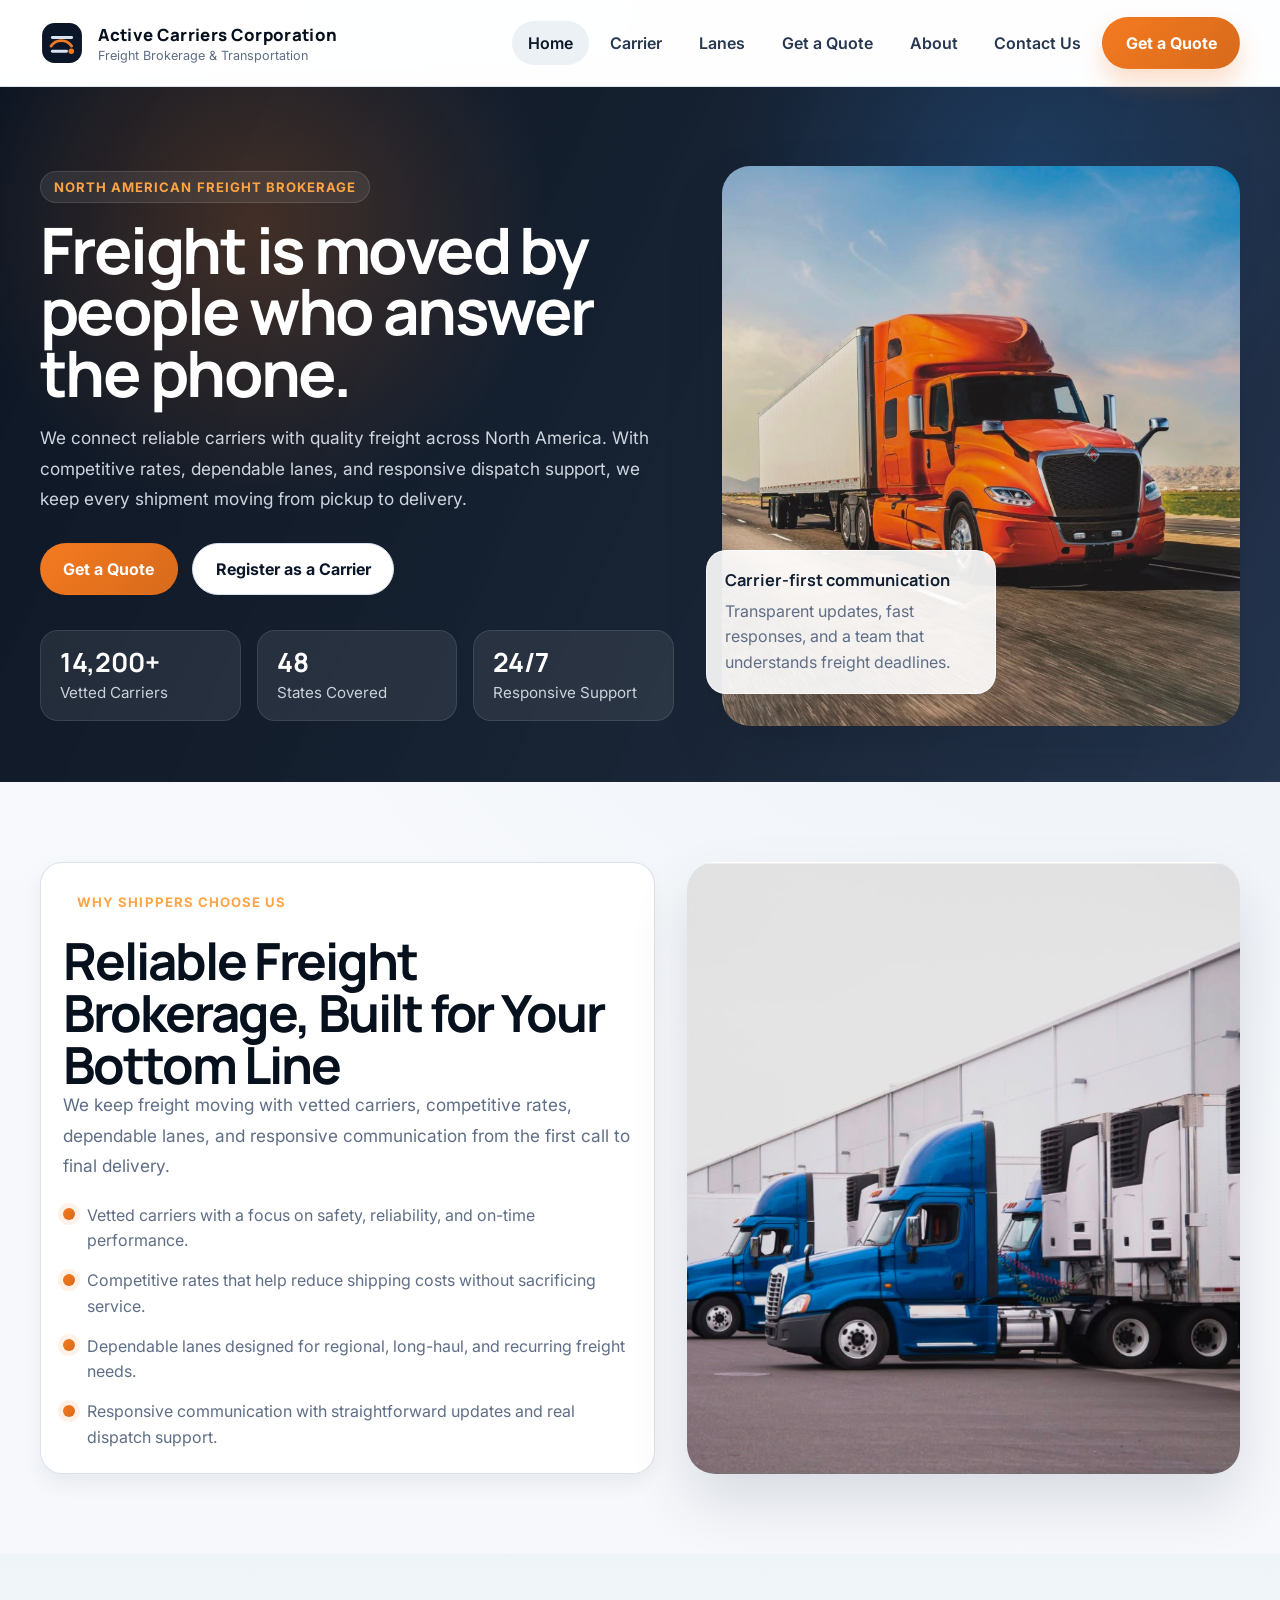
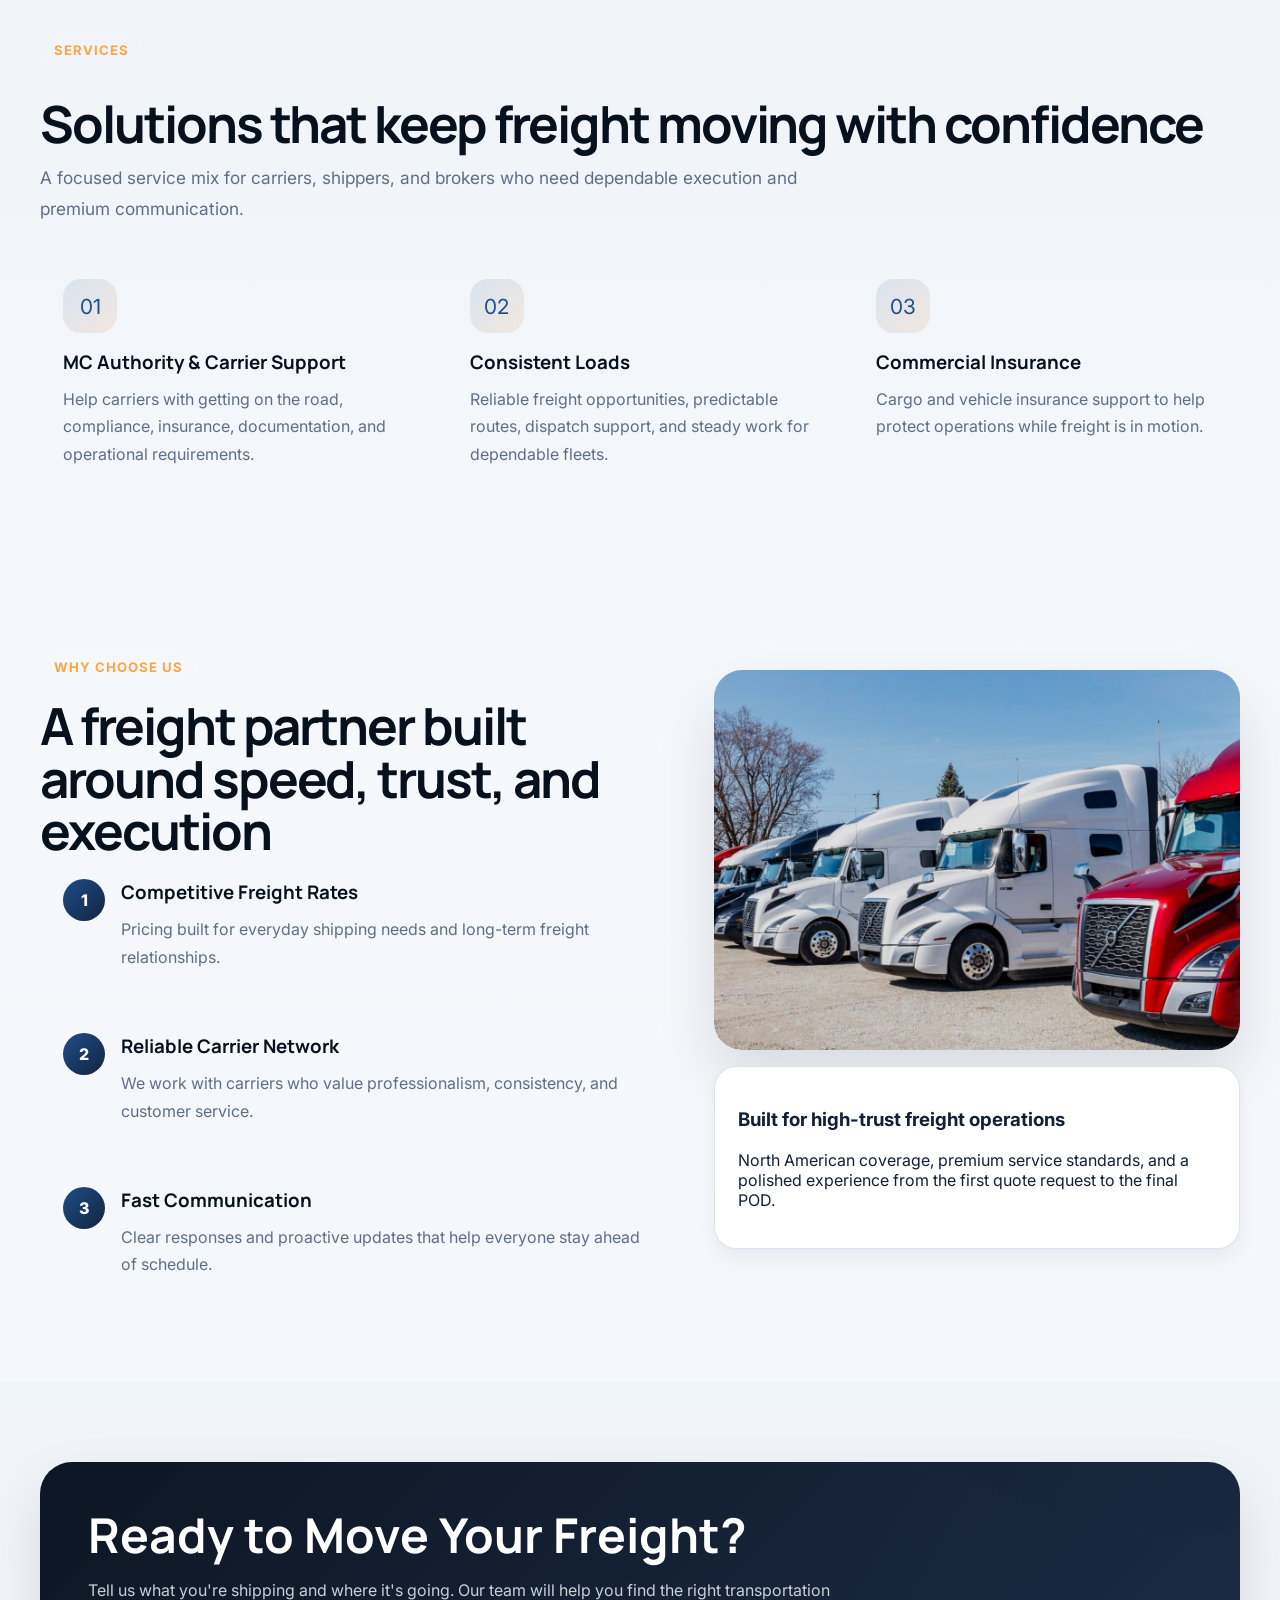
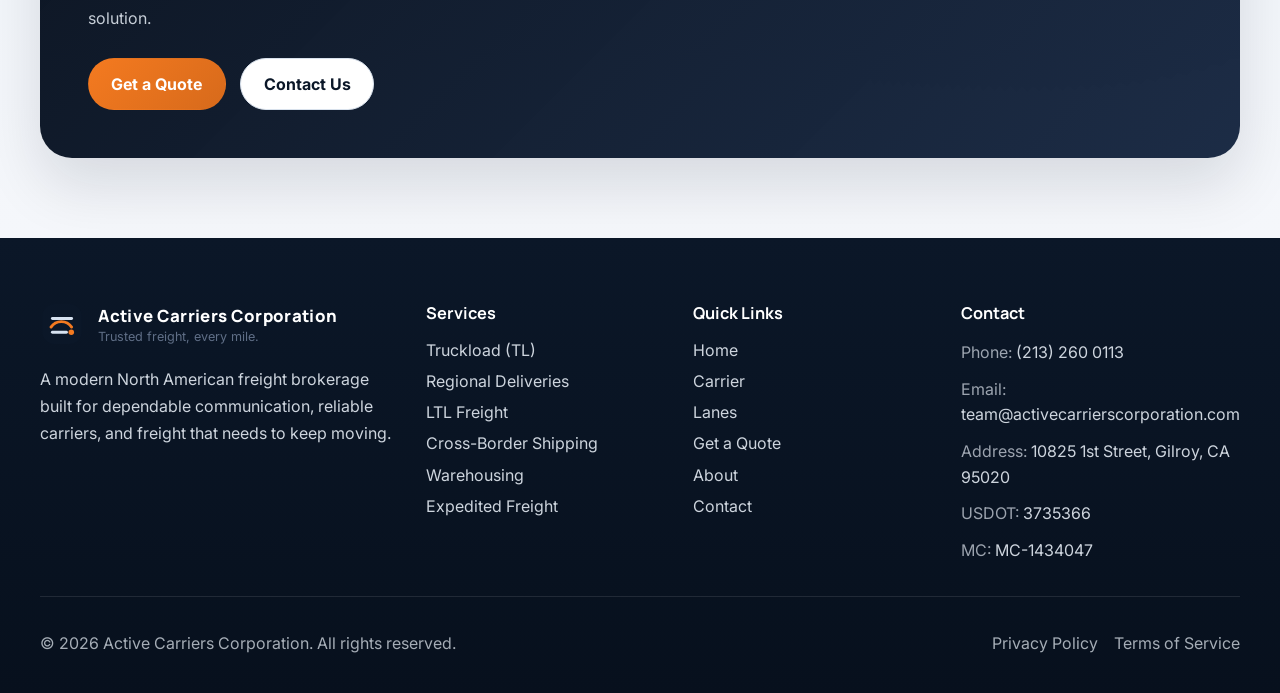
<file: index.html>
<!doctype html>
<html lang="en">
<head>
  <meta charset="utf-8">
  <meta name="viewport" content="width=device-width, initial-scale=1">
  <title>Active Carriers Corporation | Freight Brokerage & Transportation</title>
  <meta name="description" content="Active Carriers Corporation is a modern freight brokerage and transportation company connecting reliable carriers with quality freight across North America.">
  <meta name="robots" content="index, follow">
  <meta name="theme-color" content="#0B1728">
  <link rel="canonical" href="index.html">
  <meta property="og:type" content="website">
  <meta property="og:title" content="Active Carriers Corporation | Freight Brokerage & Transportation">
  <meta property="og:description" content="Connect with reliable carriers and quality freight across North America.">
  <meta property="og:url" content="index.html">
  <meta property="og:image" content="assets/logo/logo.svg">
  <meta name="twitter:card" content="summary">
  <meta name="twitter:title" content="Active Carriers Corporation | Freight Brokerage & Transportation">
  <meta name="twitter:description" content="Connect with reliable carriers and quality freight across North America.">
  <link rel="icon" type="image/svg+xml" href="assets/logo/logo.svg">
  <link rel="apple-touch-icon" href="assets/logo/logo.svg">
  <link rel="preconnect" href="https://fonts.googleapis.com">
  <link rel="preconnect" href="https://fonts.gstatic.com" crossorigin>
  <link href="https://fonts.googleapis.com/css2?family=Inter:wght@400;500;600;700;800&family=Manrope:wght@600;700;800&display=swap" rel="stylesheet">
  <link rel="stylesheet" href="css/style.css">
  <link rel="stylesheet" href="css/animations.css">
  <link rel="stylesheet" href="css/responsive.css">
  <script type="application/ld+json">
    {
      "@context": "https://schema.org",
      "@type": "Organization",
      "name": "Active Carriers Corporation",
      "url": "index.html",
      "logo": "assets/logo/logo.svg",
      "telephone": "+12132600113",
      "email": "team@activecarrierscorporation.com",
      "address": {
        "@type": "PostalAddress",
        "streetAddress": "10825 1st Street",
        "addressLocality": "Gilroy",
        "addressRegion": "CA",
        "postalCode": "95020",
        "addressCountry": "US"
      },
      "contactPoint": {
        "@type": "ContactPoint",
        "telephone": "+12132600113",
        "contactType": "customer service",
        "email": "team@activecarrierscorporation.com"
      }
    }
  </script>
</head>
<body data-page="home">
  <a class="sr-only" href="#main-content">Skip to content</a>
  <div data-site-header></div>

  <main id="main-content">
    <section class="hero">
      <div class="container hero__inner">
        <div data-reveal>
          <span class="hero__eyebrow">North American Freight Brokerage</span>
          <h1 class="hero__title">Freight is moved by people who answer the phone.</h1>
          <p class="hero__lead">
            We connect reliable carriers with quality freight across North America. With competitive rates, dependable lanes, and responsive dispatch support, we keep every shipment moving from pickup to delivery.
          </p>
          <div class="hero__actions">
            <a class="button button--accent" href="book-lane.html">Get a Quote</a>
            <a class="button button--secondary" href="carrier.html">Register as a Carrier</a>
          </div>
          <div class="hero__stats" aria-label="Company highlights">
            <div class="stat-card">
              <strong>14,200+</strong>
              <span>Vetted Carriers</span>
            </div>
            <div class="stat-card">
              <strong>48</strong>
              <span>States Covered</span>
            </div>
            <div class="stat-card">
              <strong>24/7</strong>
              <span>Responsive Support</span>
            </div>
          </div>
        </div>

        <div class="hero__media" data-reveal>
          <img class="hero__image" src="assets/images/image2.jpeg" alt="Semi truck driving along an open highway at sunset" loading="eager">
          <div class="hero__card">
            <h3>Carrier-first communication</h3>
            <p>Transparent updates, fast responses, and a team that understands freight deadlines.</p>
          </div>
        </div>
      </div>
    </section>

    <section class="section">
      <div class="container intro-grid">
        <div class="intro-panel" data-reveal>
          <span class="section__eyebrow">Why shippers choose us</span>
          <h2 class="section__title">Reliable Freight Brokerage, Built for Your Bottom Line</h2>
          <p class="section__lead">
            We keep freight moving with vetted carriers, competitive rates, dependable lanes, and responsive communication from the first call to final delivery.
          </p>
          <ul class="bullets">
            <li>Vetted carriers with a focus on safety, reliability, and on-time performance.</li>
            <li>Competitive rates that help reduce shipping costs without sacrificing service.</li>
            <li>Dependable lanes designed for regional, long-haul, and recurring freight needs.</li>
            <li>Responsive communication with straightforward updates and real dispatch support.</li>
          </ul>
        </div>
        <img class="intro-image" src="assets/images/image6.jpeg" alt="Freight truck parked near a logistics facility" loading="lazy" data-reveal>
      </div>
    </section>

    <section class="section section--muted">
      <div class="container">
        <div class="section__header" data-reveal>
          <span class="section__eyebrow">Services</span>
          <h2 class="section__title">Solutions that keep freight moving with confidence</h2>
          <p class="section__lead">A focused service mix for carriers, shippers, and brokers who need dependable execution and premium communication.</p>
        </div>
        <div class="cards-grid">
          <article class="service-card" data-reveal>
            <div class="service-card__icon">01</div>
            <h3>MC Authority & Carrier Support</h3>
            <p>Help carriers with getting on the road, compliance, insurance, documentation, and operational requirements.</p>
          </article>
          <article class="service-card" data-reveal>
            <div class="service-card__icon">02</div>
            <h3>Consistent Loads</h3>
            <p>Reliable freight opportunities, predictable routes, dispatch support, and steady work for dependable fleets.</p>
          </article>
          <article class="service-card" data-reveal>
            <div class="service-card__icon">03</div>
            <h3>Commercial Insurance</h3>
            <p>Cargo and vehicle insurance support to help protect operations while freight is in motion.</p>
          </article>
        </div>
      </div>
    </section>

    <section class="section">
      <div class="container feature-layout">
        <div data-reveal>
          <span class="section__eyebrow">Why choose us</span>
          <h2 class="section__title">A freight partner built around speed, trust, and execution</h2>
          <div class="advantage-list">
            <article class="advantage-card">
              <span class="advantage-card__index">1</span>
              <div>
                <h3>Competitive Freight Rates</h3>
                <p>Pricing built for everyday shipping needs and long-term freight relationships.</p>
              </div>
            </article>
            <article class="advantage-card">
              <span class="advantage-card__index">2</span>
              <div>
                <h3>Reliable Carrier Network</h3>
                <p>We work with carriers who value professionalism, consistency, and customer service.</p>
              </div>
            </article>
            <article class="advantage-card">
              <span class="advantage-card__index">3</span>
              <div>
                <h3>Fast Communication</h3>
                <p>Clear responses and proactive updates that help everyone stay ahead of schedule.</p>
              </div>
            </article>
            <!-- <article class="advantage-card">
              <span class="advantage-card__index">4</span>
              <div>
                <h3>Transparent Terms</h3>
                <p>Easy-to-understand expectations from booking through delivery and settlement.</p>
              </div>
            </article> -->
          </div>
        </div>
        <div data-reveal>
          <img class="feature-image" src="assets/images/image4.jpeg" alt="Logistics team planning freight operations" loading="lazy">
          <div class="info-panel" style="margin-top: 1rem;">
            <h3>Built for high-trust freight operations</h3>
            <p>North American coverage, premium service standards, and a polished experience from the first quote request to the final POD.</p>
          </div>
        </div>
      </div>
    </section>

    <section class="section section--muted">
      <div class="container">
        <div class="cta-block" data-reveal>
          <h2>Ready to Move Your Freight?</h2>
          <p>Tell us what you're shipping and where it's going. Our team will help you find the right transportation solution.</p>
          <div class="cta-block__actions">
            <a class="button button--accent" href="book-lane.html">Get a Quote</a>
            <a class="button button--secondary" href="contact.html">Contact Us</a>
          </div>
        </div>
      </div>
    </section>
  </main>

  <div data-site-footer></div>

  <script src="js/data.js"></script>
  <script src="js/main.js"></script>
</body>
</html>
</file>
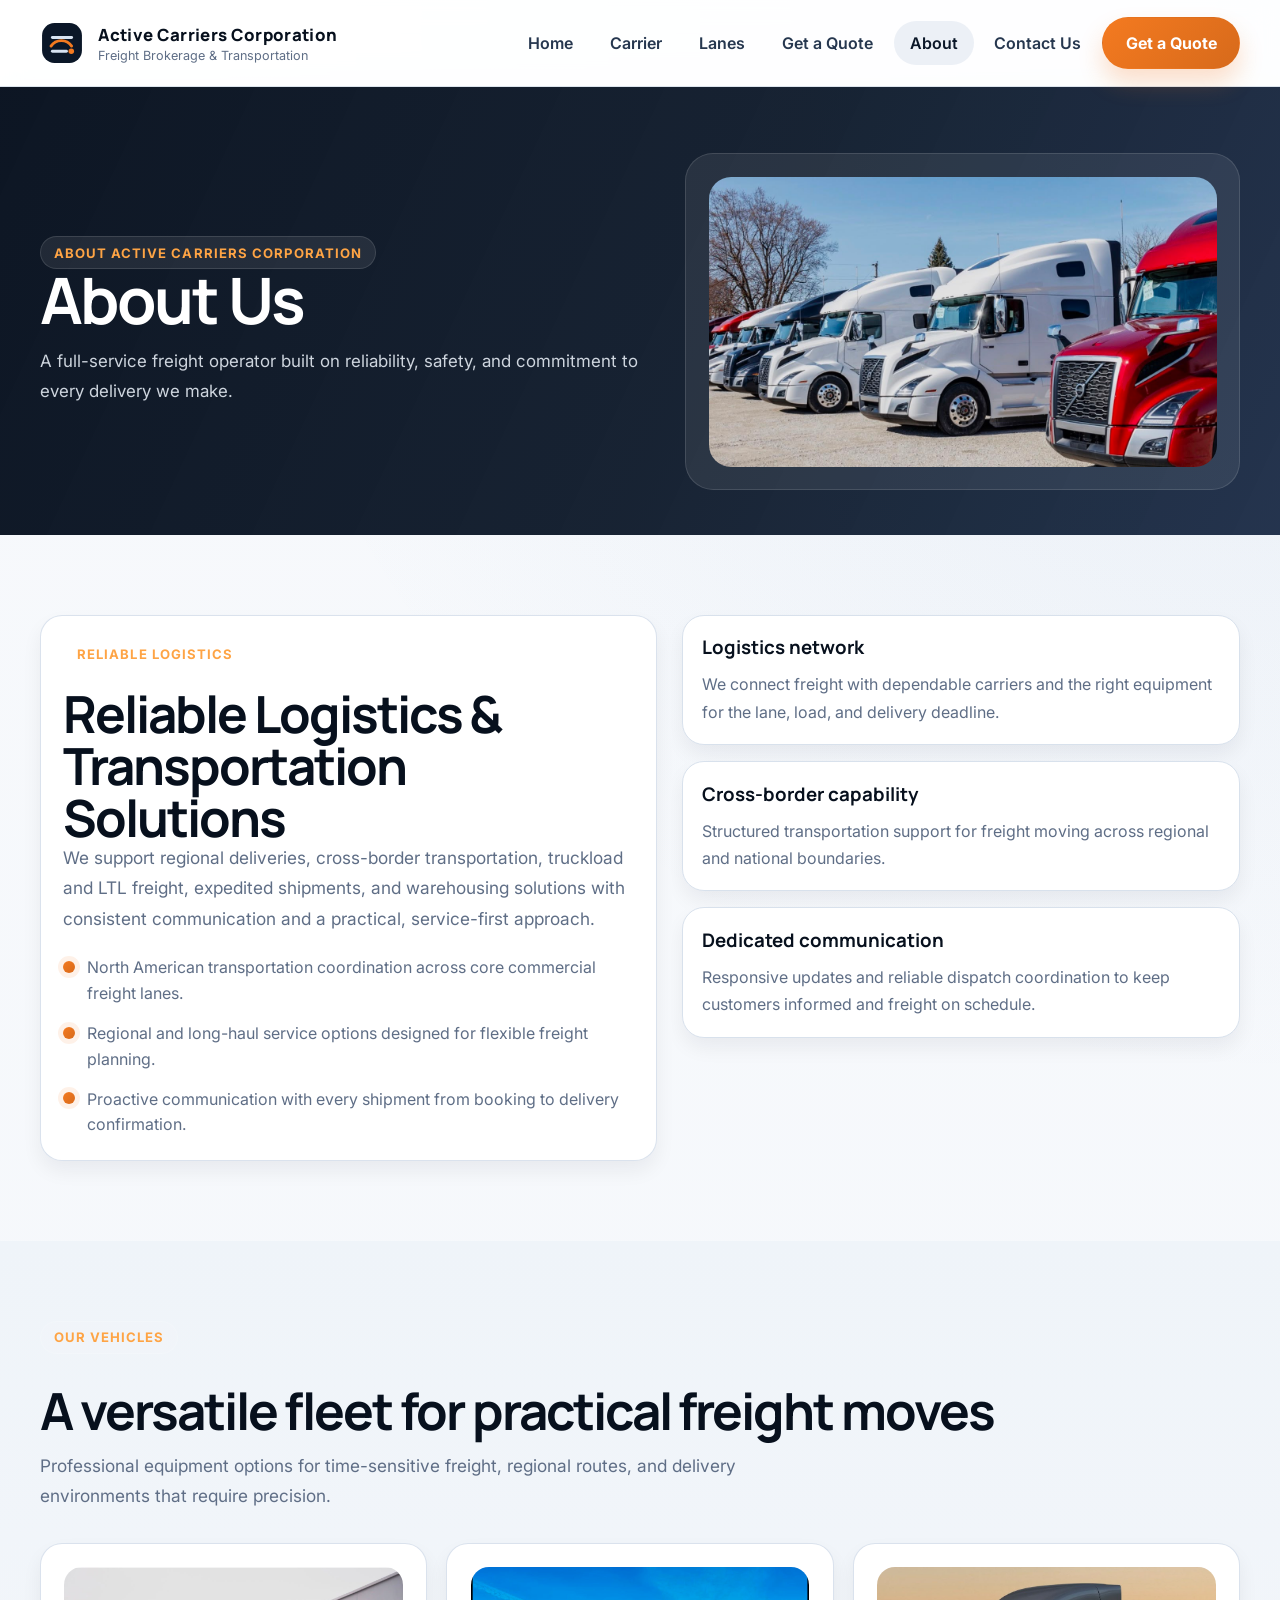
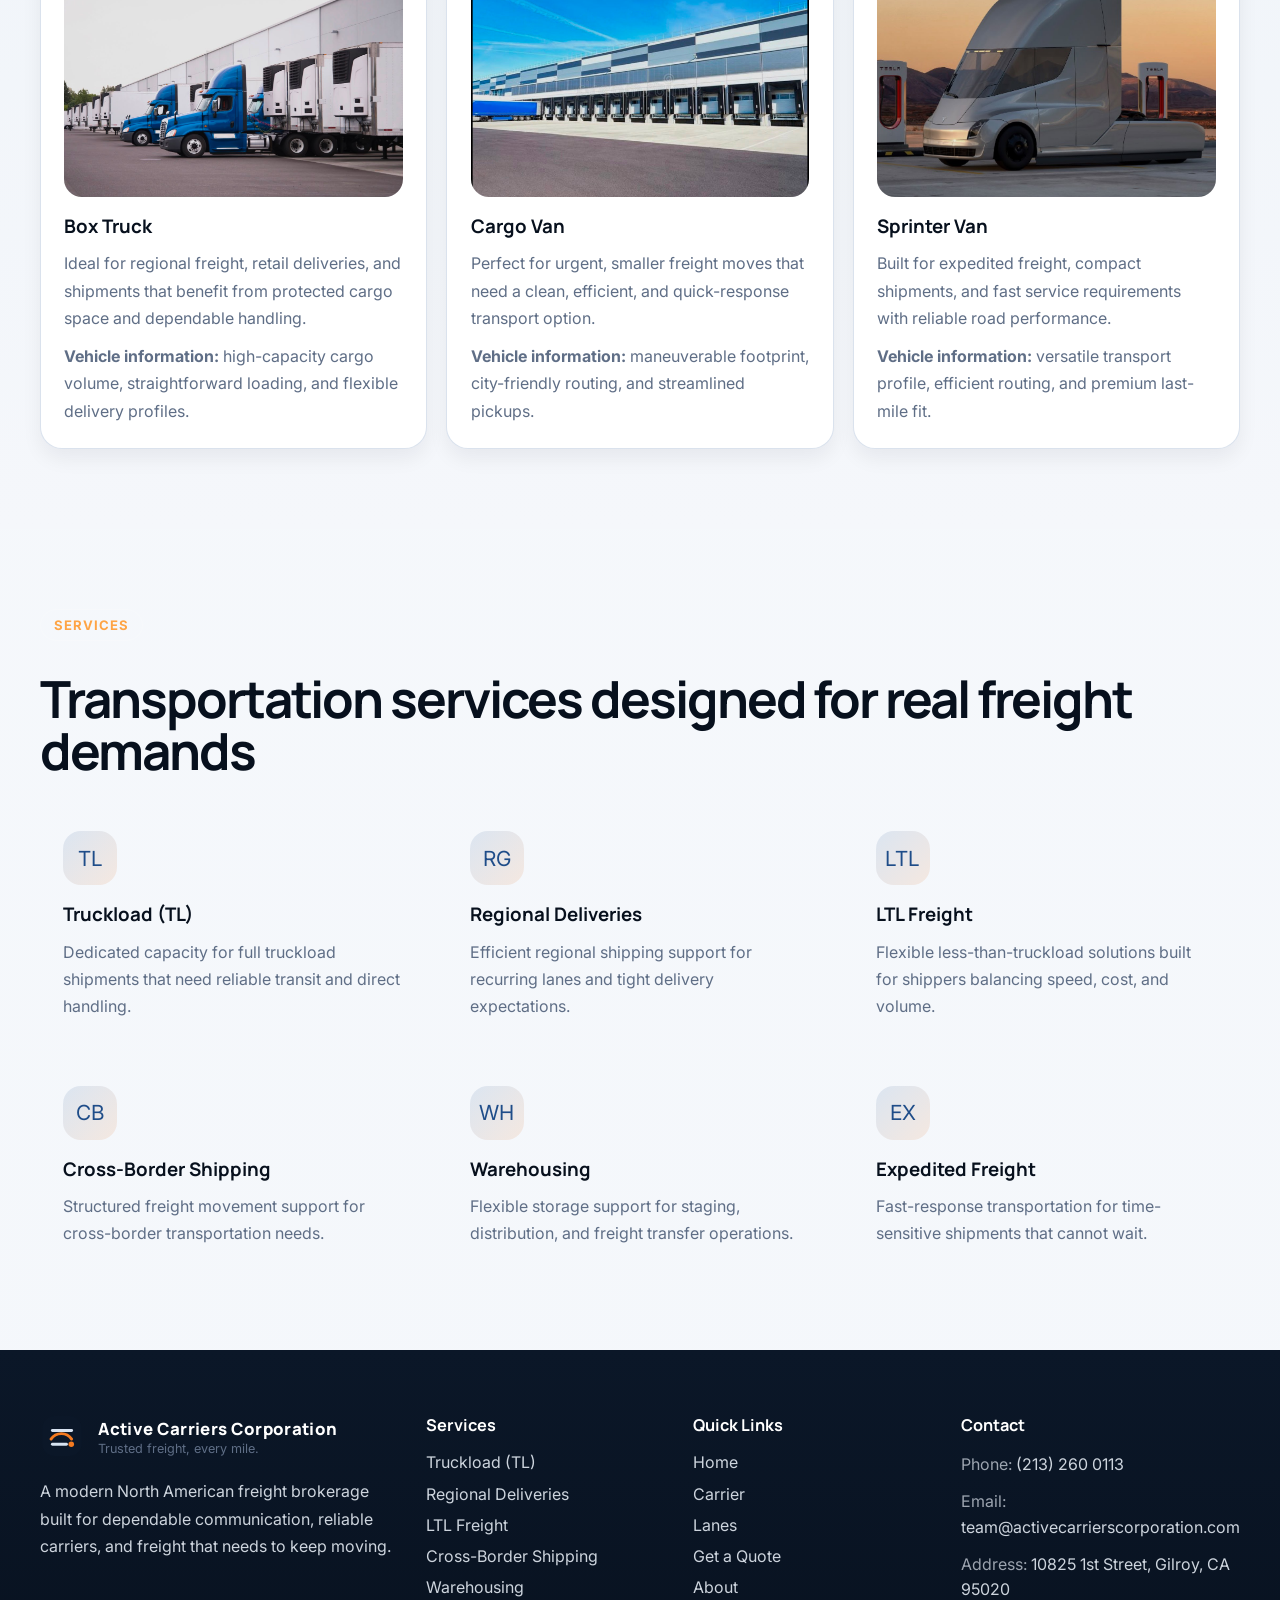
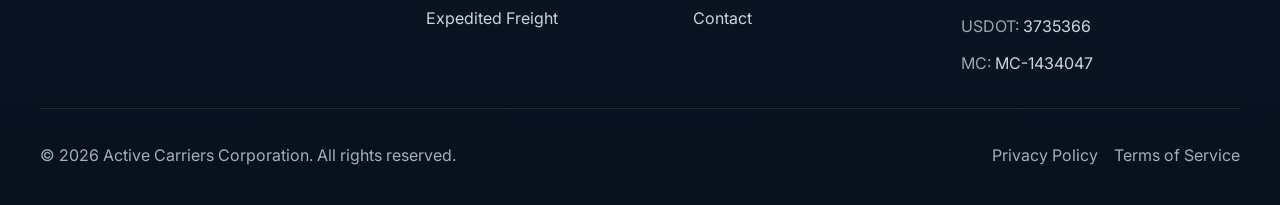
<file: about.html>
<!doctype html>
<html lang="en">
<head>
  <meta charset="utf-8">
  <meta name="viewport" content="width=device-width, initial-scale=1">
  <title>About Us | Active Carriers Corporation</title>
  <meta name="description" content="Learn about Active Carriers Corporation, a reliable logistics and transportation operator built on trust, safety, and communication.">
  <meta name="robots" content="index, follow">
  <meta name="theme-color" content="#0B1728">
  <link rel="canonical" href="about.html">
  <meta property="og:type" content="website">
  <meta property="og:title" content="About Us | Active Carriers Corporation">
  <meta property="og:description" content="Learn about Active Carriers Corporation, a reliable logistics and transportation operator built on trust, safety, and communication.">
  <meta property="og:url" content="about.html">
  <meta property="og:image" content="assets/logo/logo.svg">
  <meta name="twitter:card" content="summary">
  <meta name="twitter:title" content="About Us | Active Carriers Corporation">
  <meta name="twitter:description" content="Learn about Active Carriers Corporation, a reliable logistics and transportation operator built on trust, safety, and communication.">
  <link rel="icon" type="image/svg+xml" href="assets/logo/logo.svg">
  <link rel="apple-touch-icon" href="assets/logo/logo.svg">
  <link rel="preconnect" href="https://fonts.googleapis.com">
  <link rel="preconnect" href="https://fonts.gstatic.com" crossorigin>
  <link href="https://fonts.googleapis.com/css2?family=Inter:wght@400;500;600;700;800&family=Manrope:wght@600;700;800&display=swap" rel="stylesheet">
  <link rel="stylesheet" href="css/style.css">
  <link rel="stylesheet" href="css/animations.css">
  <link rel="stylesheet" href="css/responsive.css">
</head>
<body data-page="about">
  <a class="sr-only" href="#main-content">Skip to content</a>
  <div data-site-header></div>

  <main id="main-content">
    <section class="page-hero">
      <div class="container page-hero__inner">
        <div data-reveal>
          <span class="hero__eyebrow">About Active Carriers Corporation</span>
          <h1 class="page-hero__title">About Us</h1>
          <p class="page-hero__subtitle">
            A full-service freight operator built on reliability, safety, and commitment to every delivery we make.
          </p>
        </div>
        <div class="page-hero__panel" data-reveal>
          <img src="assets/images/image4.jpeg" alt="Professional warehouse and transportation facility" loading="lazy">
        </div>
      </div>
    </section>

    <section class="section">
      <div class="container two-column">
        <div class="intro-panel" data-reveal>
          <span class="section__eyebrow">Reliable logistics</span>
          <h2 class="section__title">Reliable Logistics & Transportation Solutions</h2>
          <p class="section__lead">
            We support regional deliveries, cross-border transportation, truckload and LTL freight, expedited shipments, and warehousing solutions with consistent communication and a practical, service-first approach.
          </p>
          <ul class="bullets">
            <li>North American transportation coordination across core commercial freight lanes.</li>
            <li>Regional and long-haul service options designed for flexible freight planning.</li>
            <li>Proactive communication with every shipment from booking to delivery confirmation.</li>
          </ul>
        </div>
        <div class="info-stack" data-reveal>
          <article class="info-card">
            <h3>Logistics network</h3>
            <p>We connect freight with dependable carriers and the right equipment for the lane, load, and delivery deadline.</p>
          </article>
          <article class="info-card">
            <h3>Cross-border capability</h3>
            <p>Structured transportation support for freight moving across regional and national boundaries.</p>
          </article>
          <article class="info-card">
            <h3>Dedicated communication</h3>
            <p>Responsive updates and reliable dispatch coordination to keep customers informed and freight on schedule.</p>
          </article>
        </div>
      </div>
    </section>

    <section class="section section--muted">
      <div class="container" id="vehicles">
        <div class="section__header" data-reveal>
          <span class="section__eyebrow">Our Vehicles</span>
          <h2 class="section__title">A versatile fleet for practical freight moves</h2>
          <p class="section__lead">Professional equipment options for time-sensitive freight, regional routes, and delivery environments that require precision.</p>
        </div>
        <div class="cards-grid">
          <article class="vehicle-card" data-reveal>
            <img class="vehicle-card__image" src="assets/images/image6.jpeg" alt="Box truck in a logistics yard" loading="lazy">
            <h3>Box Truck</h3>
            <p>Ideal for regional freight, retail deliveries, and shipments that benefit from protected cargo space and dependable handling.</p>
            <p><strong>Vehicle information:</strong> high-capacity cargo volume, straightforward loading, and flexible delivery profiles.</p>
          </article>
          <article class="vehicle-card" data-reveal>
            <img class="vehicle-card__image" src="assets/images/image7.jpeg" alt="Cargo van parked beside a warehouse" loading="lazy">
            <h3>Cargo Van</h3>
            <p>Perfect for urgent, smaller freight moves that need a clean, efficient, and quick-response transport option.</p>
            <p><strong>Vehicle information:</strong> maneuverable footprint, city-friendly routing, and streamlined pickups.</p>
          </article>
          <article class="vehicle-card" data-reveal>
            <img class="vehicle-card__image" src="assets/images/image8.jpeg" alt="Sprinter van on a roadway" loading="lazy">
            <h3>Sprinter Van</h3>
            <p>Built for expedited freight, compact shipments, and fast service requirements with reliable road performance.</p>
            <p><strong>Vehicle information:</strong> versatile transport profile, efficient routing, and premium last-mile fit.</p>
          </article>
        </div>
      </div>
    </section>

    <section class="section" id="services">
      <div class="container">
        <div class="section__header" data-reveal>
          <span class="section__eyebrow">Services</span>
          <h2 class="section__title">Transportation services designed for real freight demands</h2>
        </div>
        <div class="cards-grid">
          <article class="service-card" data-reveal>
            <div class="service-card__icon">TL</div>
            <h3>Truckload (TL)</h3>
            <p>Dedicated capacity for full truckload shipments that need reliable transit and direct handling.</p>
          </article>
          <article class="service-card" data-reveal>
            <div class="service-card__icon">RG</div>
            <h3>Regional Deliveries</h3>
            <p>Efficient regional shipping support for recurring lanes and tight delivery expectations.</p>
          </article>
          <article class="service-card" data-reveal>
            <div class="service-card__icon">LTL</div>
            <h3>LTL Freight</h3>
            <p>Flexible less-than-truckload solutions built for shippers balancing speed, cost, and volume.</p>
          </article>
          <article class="service-card" data-reveal>
            <div class="service-card__icon">CB</div>
            <h3>Cross-Border Shipping</h3>
            <p>Structured freight movement support for cross-border transportation needs.</p>
          </article>
          <article class="service-card" data-reveal>
            <div class="service-card__icon">WH</div>
            <h3>Warehousing</h3>
            <p>Flexible storage support for staging, distribution, and freight transfer operations.</p>
          </article>
          <article class="service-card" data-reveal>
            <div class="service-card__icon">EX</div>
            <h3>Expedited Freight</h3>
            <p>Fast-response transportation for time-sensitive shipments that cannot wait.</p>
          </article>
        </div>
      </div>
    </section>
  </main>

  <div data-site-footer></div>

  <script src="js/data.js"></script>
  <script src="js/main.js"></script>
</body>
</html>
</file>
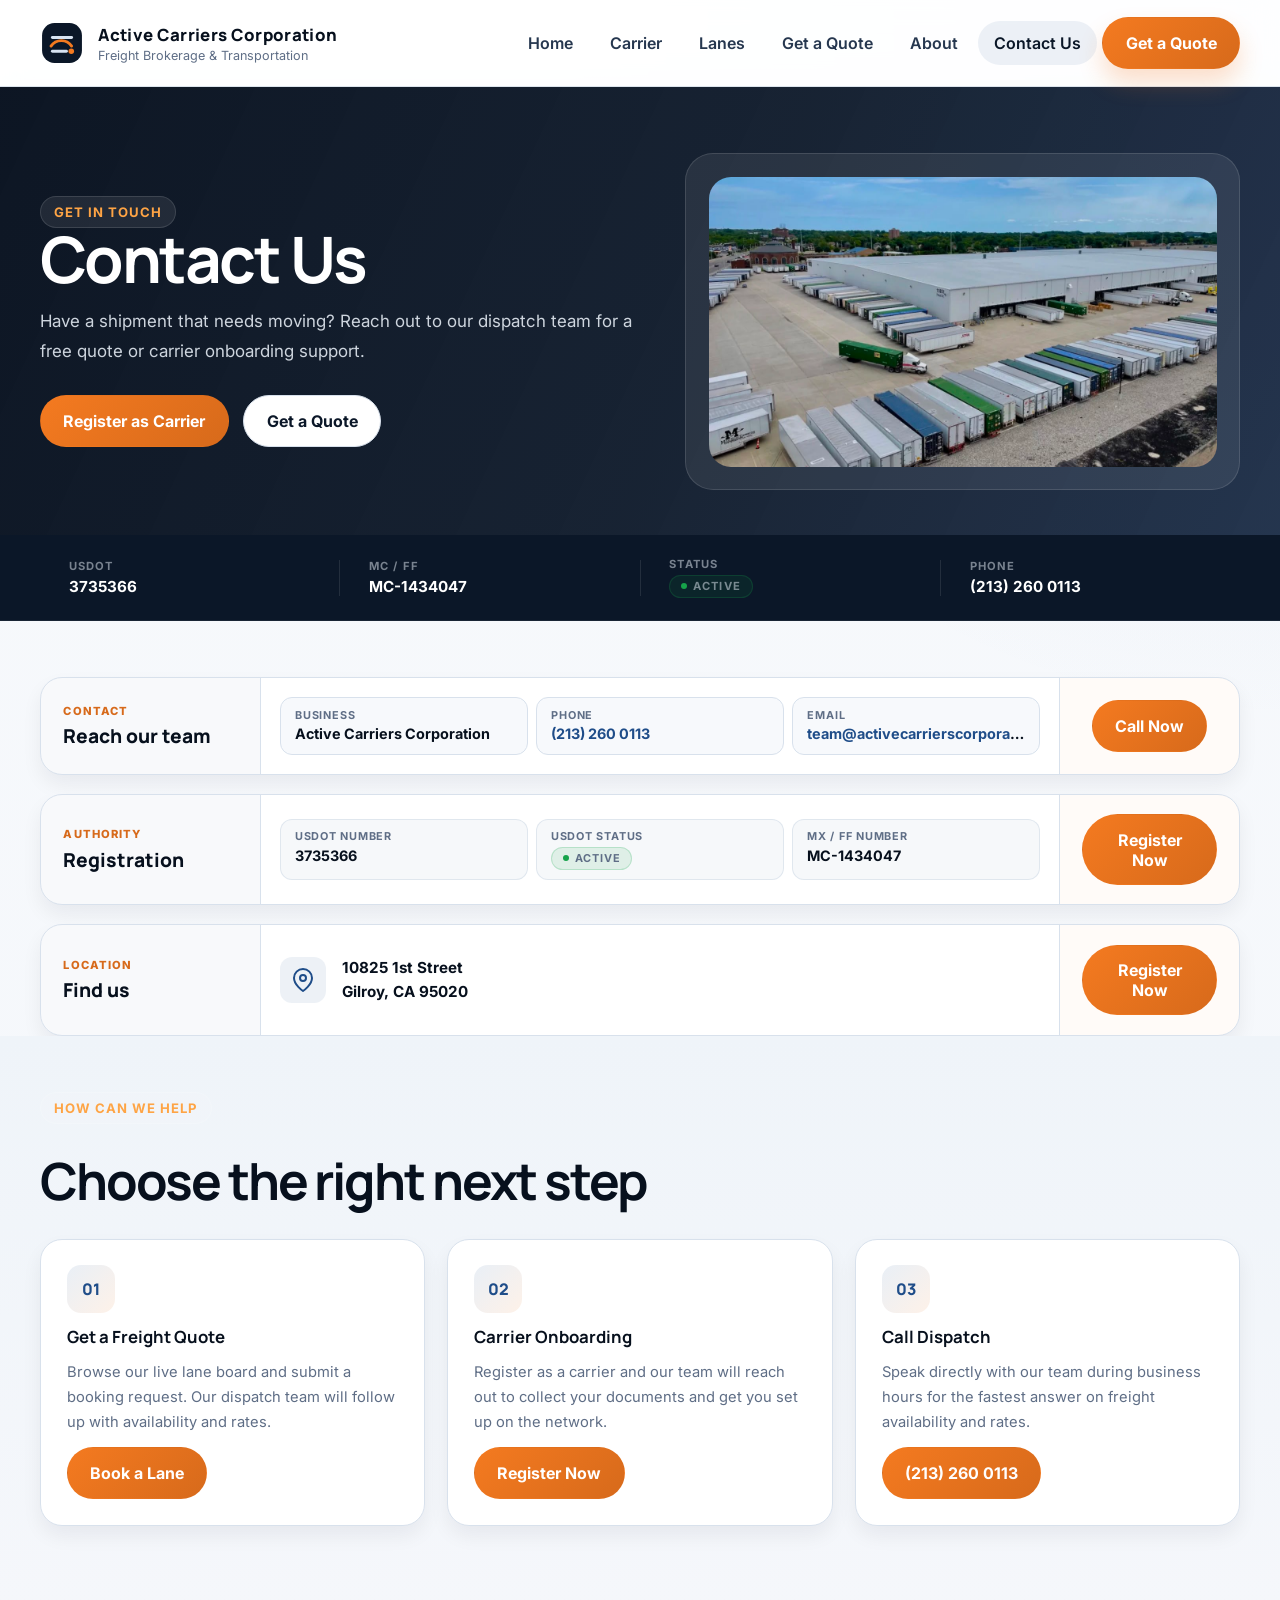
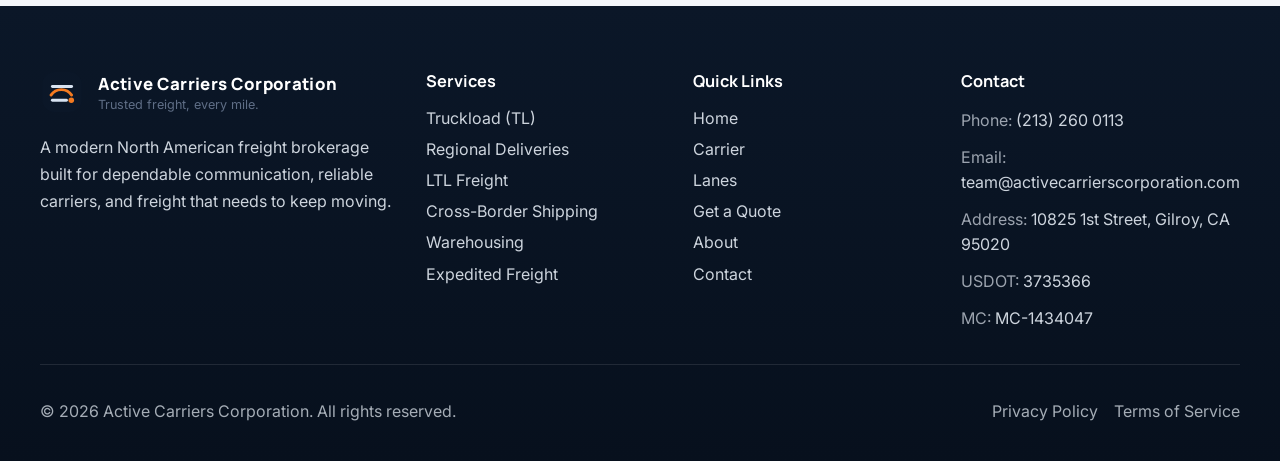
<file: contact.html>
<!doctype html>
<html lang="en">
<head>
  <meta charset="utf-8">
  <meta name="viewport" content="width=device-width, initial-scale=1">
  <title>Contact Us | Active Carriers Corporation</title>
  <meta name="description" content="Contact Active Carriers Corporation for freight quotes, carrier support, and transportation questions.">
  <meta name="robots" content="index, follow">
  <meta name="theme-color" content="#0B1728">
  <link rel="canonical" href="contact.html">
  <meta property="og:type" content="website">
  <meta property="og:title" content="Contact Us | Active Carriers Corporation">
  <meta property="og:description" content="Contact Active Carriers Corporation for freight quotes, carrier support, and transportation questions.">
  <meta property="og:url" content="contact.html">
  <meta property="og:image" content="assets/logo/logo.svg">
  <meta name="twitter:card" content="summary">
  <meta name="twitter:title" content="Contact Us | Active Carriers Corporation">
  <meta name="twitter:description" content="Contact Active Carriers Corporation for freight quotes, carrier support, and transportation questions.">
  <link rel="icon" type="image/svg+xml" href="assets/logo/logo.svg">
  <link rel="apple-touch-icon" href="assets/logo/logo.svg">
  <link rel="preconnect" href="https://fonts.googleapis.com">
  <link rel="preconnect" href="https://fonts.gstatic.com" crossorigin>
  <link href="https://fonts.googleapis.com/css2?family=Inter:wght@400;500;600;700;800&family=Manrope:wght@600;700;800&display=swap" rel="stylesheet">
  <link rel="stylesheet" href="css/style.css">
  <link rel="stylesheet" href="css/animations.css">
  <link rel="stylesheet" href="css/responsive.css">
</head>
<body data-page="contact">
  <a class="sr-only" href="#main-content">Skip to content</a>
  <div data-site-header></div>

  <main id="main-content">

    <!-- ── HERO ──────────────────────────────────────────────────────── -->
    <section class="page-hero contact-hero">
      <div class="container page-hero__inner">
        <div data-reveal>
          <span class="hero__eyebrow">Get in touch</span>
          <h1 class="page-hero__title">Contact Us</h1>
          <p class="page-hero__subtitle">
            Have a shipment that needs moving? Reach out to our dispatch team for a free quote or carrier onboarding support.
          </p>
          <div class="hero__actions">
            <a class="button button--accent" href="carrier.html">Register as Carrier</a>
            <a class="button button--secondary" href="book-lane.html">Get a Quote</a>
          </div>
        </div>
        <div class="page-hero__panel" data-reveal>
          <img src="assets/images/image5.jpeg" alt="Commercial trucks staged in a logistics yard" loading="lazy">
        </div>
      </div>
    </section>

    <!-- ── QUICK STAT BAR ─────────────────────────────────────────────── -->
    <div class="contact-stat-bar" data-reveal data-contact-stat-bar>
      <!-- populated by script -->
    </div>

    <!-- ── MAIN DETAIL ROW ────────────────────────────────────────────── -->
    <section class="section contact-section">
      <div class="container">
        <div class="contact-detail-row">

          <!-- Card 1: Contact info -->
          <div class="contact-detail-card" data-reveal data-contact-info-card>
            <!-- populated by script -->
          </div>

          <!-- Card 2: Authority & Registration -->
          <div class="contact-detail-card contact-detail-card--authority" data-reveal data-contact-auth-card>
            <!-- populated by script -->
          </div>

          <!-- Card 3: Location / map -->
          <div class="contact-detail-card contact-detail-card--location" data-reveal data-contact-location-card>
            <!-- populated by script -->
          </div>

        </div>
      </div>
    </section>

    <!-- ── CTA ROW ────────────────────────────────────────────────────── -->
    <section class="section section--muted contact-cta-section">
      <div class="container">
        <div class="section__header" data-reveal>
          <span class="section__eyebrow">How can we help</span>
          <h2 class="section__title">Choose the right next step</h2>
        </div>
        <div class="contact-cta-row">
          <article class="contact-cta-card" data-reveal>
            <div class="contact-cta-card__icon">01</div>
            <h3>Get a Freight Quote</h3>
            <p>Browse our live lane board and submit a booking request. Our dispatch team will follow up with availability and rates.</p>
            <a class="button button--accent" href="book-lane.html">Book a Lane</a>
          </article>
          <article class="contact-cta-card" data-reveal>
            <div class="contact-cta-card__icon">02</div>
            <h3>Carrier Onboarding</h3>
            <p>Register as a carrier and our team will reach out to collect your documents and get you set up on the network.</p>
            <a class="button button--accent" href="carrier.html">Register Now</a>
          </article>
          <article class="contact-cta-card contact-cta-card--call" data-reveal data-contact-cta-call>
            <!-- phone CTA populated by script -->
          </article>
        </div>
      </div>
    </section>

  </main>

  <div data-site-footer></div>

  <script src="js/data.js"></script>
  <script src="js/main.js"></script>
  <script>
    (function () {
      document.addEventListener("DOMContentLoaded", function () {
        var c = (window.PAK_TRANSPORTATION && window.PAK_TRANSPORTATION.company) || {};
        var tel = (c.phone || "").replace(/[^+\d]/g, "");
        var statusClass = "status-badge status-badge--" + (c.usdotStatus || "").toLowerCase();

        // ── Stat bar ──────────────────────────────────────────────────
        var statBar = document.querySelector("[data-contact-stat-bar]");
        if (statBar) {
          statBar.innerHTML =
            '<div class="container">' +
              '<div class="contact-stat-bar__inner">' +
                '<div class="contact-stat">' +
                  '<span>USDOT</span><strong>' + (c.usdot || "—") + '</strong>' +
                '</div>' +
                '<div class="contact-stat-divider"></div>' +
                '<div class="contact-stat">' +
                  '<span>MC / FF</span><strong>' + (c.mc || "—") + '</strong>' +
                '</div>' +
                '<div class="contact-stat-divider"></div>' +
                '<div class="contact-stat">' +
                  '<span>Status</span>' +
                  '<strong><span class="' + statusClass + '">' + (c.usdotStatus || "—") + '</span></strong>' +
                '</div>' +
                '<div class="contact-stat-divider"></div>' +
                '<div class="contact-stat">' +
                  '<span>Phone</span>' +
                  '<strong><a href="tel:' + tel + '">' + (c.phone || "—") + '</a></strong>' +
                '</div>' +
                // '<div class="contact-stat-divider"></div>' +
                // '<div class="contact-stat">' +
                //   '<span>Hours</span><strong>' + (c.hours || "—") + '</strong>' +
                // '</div>' +
              '</div>' +
            '</div>';
        }

        // ── Contact info card ─────────────────────────────────────────
        var infoCard = document.querySelector("[data-contact-info-card]");
        if (infoCard) {
          infoCard.innerHTML =
            '<div class="contact-detail-card__header">' +
              '<span class="contact-detail-card__eyebrow">Contact</span>' +
              '<h2 class="contact-detail-card__title">Reach our team</h2>' +
            '</div>' +
            '<ul class="contact-detail-list">' +
              '<li>' +
                '<span class="contact-detail-list__label">Business</span>' +
                '<strong class="contact-detail-list__value" title="' + (c.name || "") + '">' + (c.name || "—") + '</strong>' +
              '</li>' +
              '<li>' +
                '<span class="contact-detail-list__label">Phone</span>' +
                '<strong class="contact-detail-list__value"><a href="tel:' + tel + '">' + (c.phone || "—") + '</a></strong>' +
              '</li>' +
              '<li>' +
                '<span class="contact-detail-list__label">Email</span>' +
                '<strong class="contact-detail-list__value" title="' + (c.email || "") + '"><a href="mailto:' + (c.email || "") + '">' + (c.email || "—") + '</a></strong>' +
              '</li>' +
            '</ul>' +
            '<div class="contact-detail-card__cta">' +
              '<a class="button button--accent" href="tel:' + tel + '">Call Now</a>' +
            '</div>';
        }

        // ── Authority card ────────────────────────────────────────────
        var authCard = document.querySelector("[data-contact-auth-card]");
        if (authCard) {
          authCard.innerHTML =
            '<div class="contact-detail-card__header">' +
              '<span class="contact-detail-card__eyebrow">Authority</span>' +
              '<h2 class="contact-detail-card__title">Registration</h2>' +
            '</div>' +
            '<ul class="contact-auth-list">' +
              '<li>' +
                '<span>USDOT Number</span>' +
                '<strong>' + (c.usdot || "—") + '</strong>' +
              '</li>' +
              '<li>' +
                '<span>USDOT Status</span>' +
                '<strong><span class="' + statusClass + '">' + (c.usdotStatus || "—") + '</span></strong>' +
              '</li>' +
              '<li>' +
                '<span>MX / FF Number</span>' +
                '<strong>' + (c.mc || "—") + '</strong>' +
              '</li>' +
            '</ul>' +
            '<div class="contact-detail-card__cta">' +
              '<a class="button button--accent" href="carrier.html">Register Now</a>' +
            '</div>';
        }

        // ── Location card ─────────────────────────────────────────────
        var locCard = document.querySelector("[data-contact-location-card]");
        if (locCard) {
          var fullAddress = (c.address || "") + ', ' + (c.city || "") + ', ' + (c.state || "") + ' ' + (c.zip || "");
          locCard.innerHTML =
            '<div class="contact-detail-card__header">' +
              '<span class="contact-detail-card__eyebrow">Location</span>' +
              '<h2 class="contact-detail-card__title">Find us</h2>' +
            '</div>' +
            '<div class="contact-location-block">' +
              '<div class="contact-location-pin">' +
                '<svg width="24" height="24" viewBox="0 0 24 24" fill="none" stroke="currentColor" stroke-width="2" stroke-linecap="round" stroke-linejoin="round" aria-hidden="true"><path d="M21 10c0 7-9 13-9 13s-9-6-9-13a9 9 0 0 1 18 0z"/><circle cx="12" cy="10" r="3"/></svg>' +
              '</div>' +
              '<address class="contact-location-address">' +
                (c.address || "") + '<br>' +
                (c.city || "") + ', ' + (c.state || "") + ' ' + (c.zip || "") +
              '</address>' +
            '</div>' +
            '<div class="contact-detail-card__cta">' +
              '<a class="button button--accent" href="carrier.html#registration-form">Register Now</a>' +
            '</div>';
        }

        // ── Call CTA card ─────────────────────────────────────────────
        var ctaCall = document.querySelector("[data-contact-cta-call]");
        if (ctaCall) {
          ctaCall.innerHTML =
            '<div class="contact-cta-card__icon">03</div>' +
            '<h3>Call Dispatch</h3>' +
            '<p>Speak directly with our team during business hours for the fastest answer on freight availability and rates.</p>' +
            '<a class="button button--accent" href="tel:' + tel + '">' + (c.phone || "Call Us") + '</a>';
        }
      });
    })();
  </script>
</body>
</html>
</file>
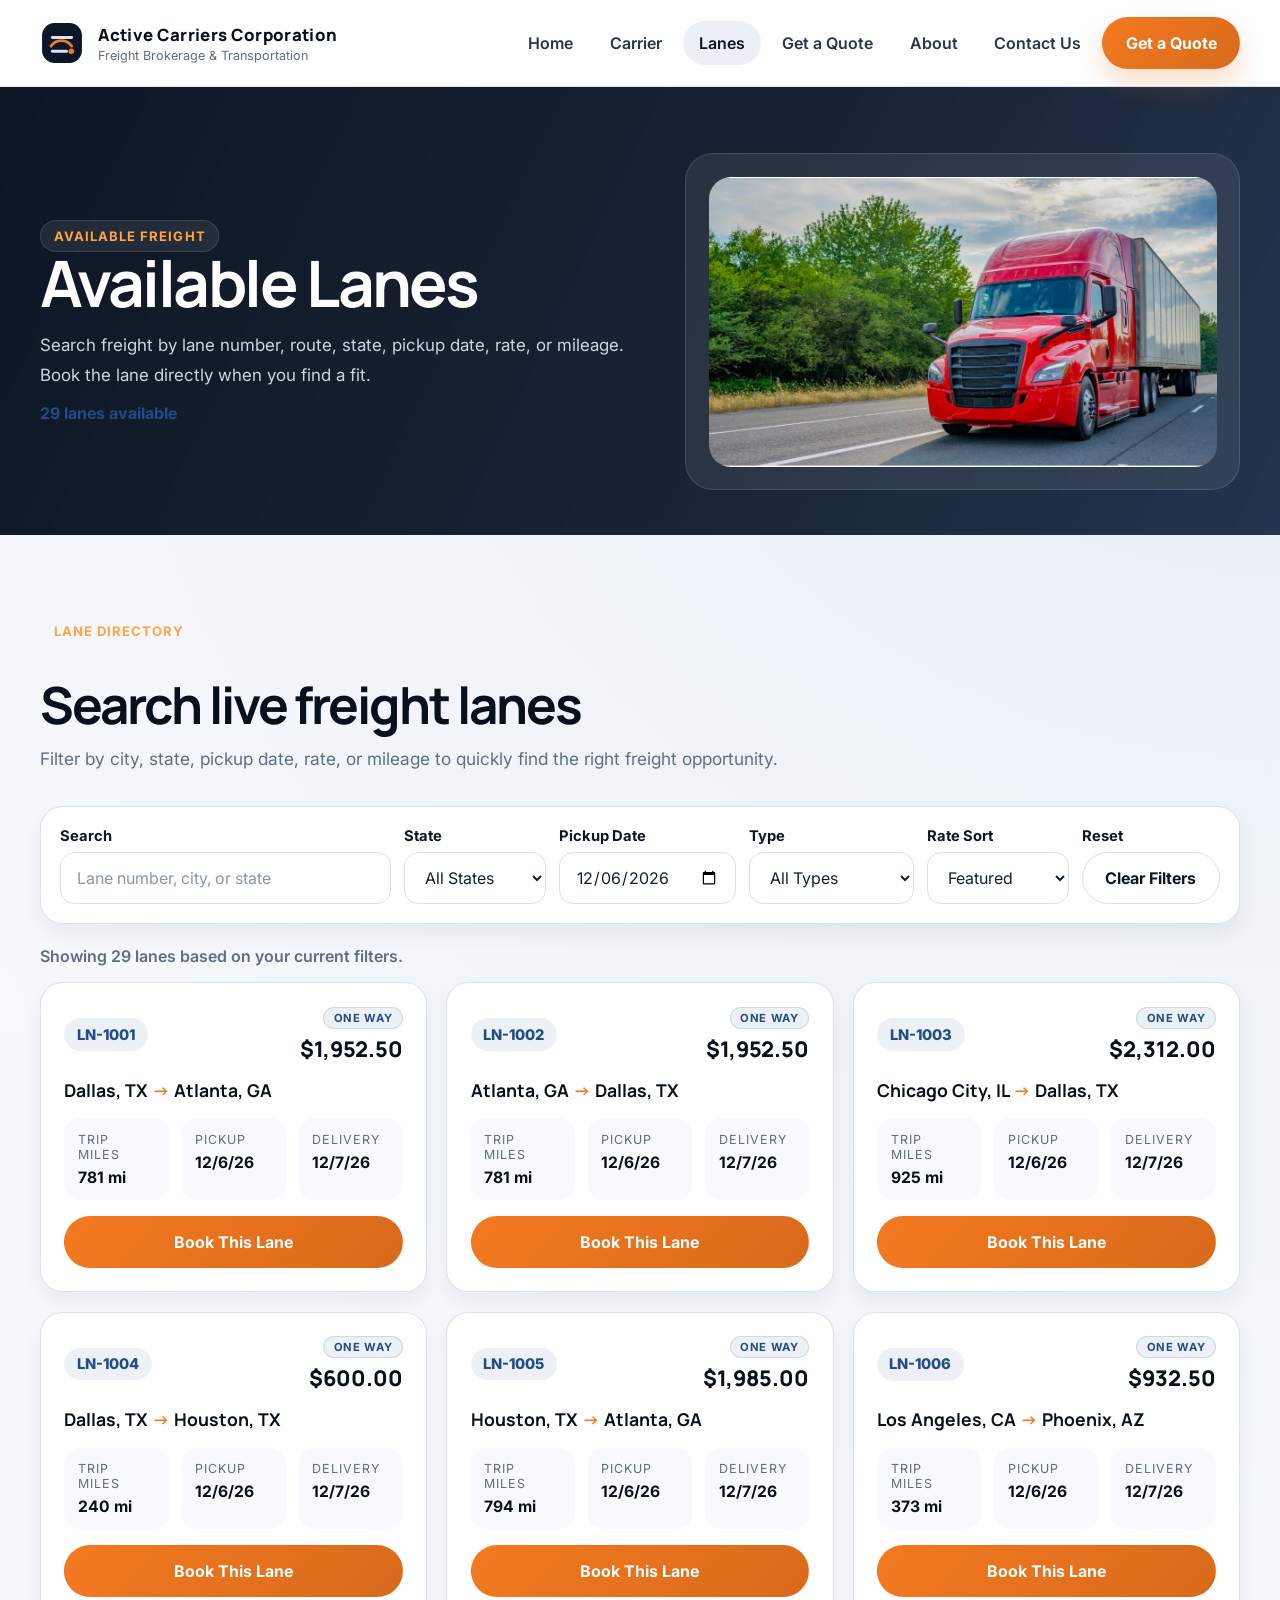
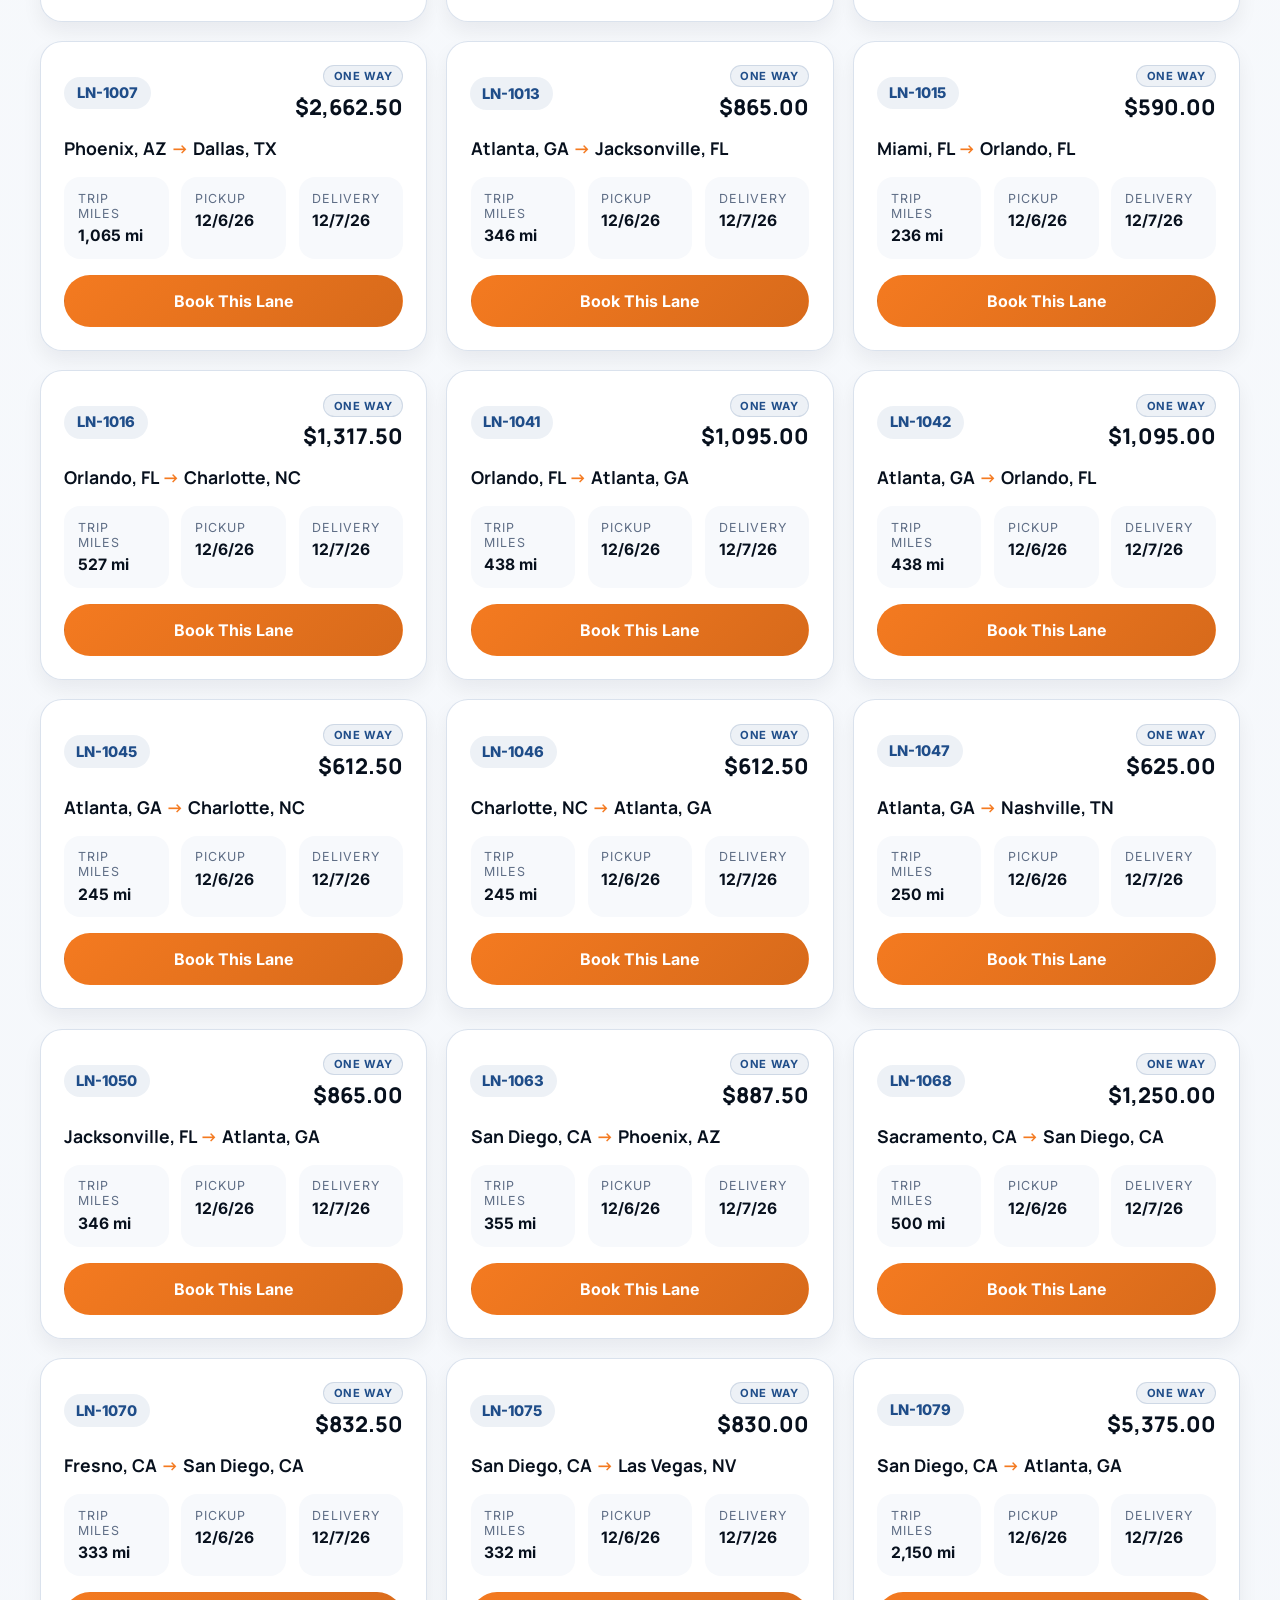
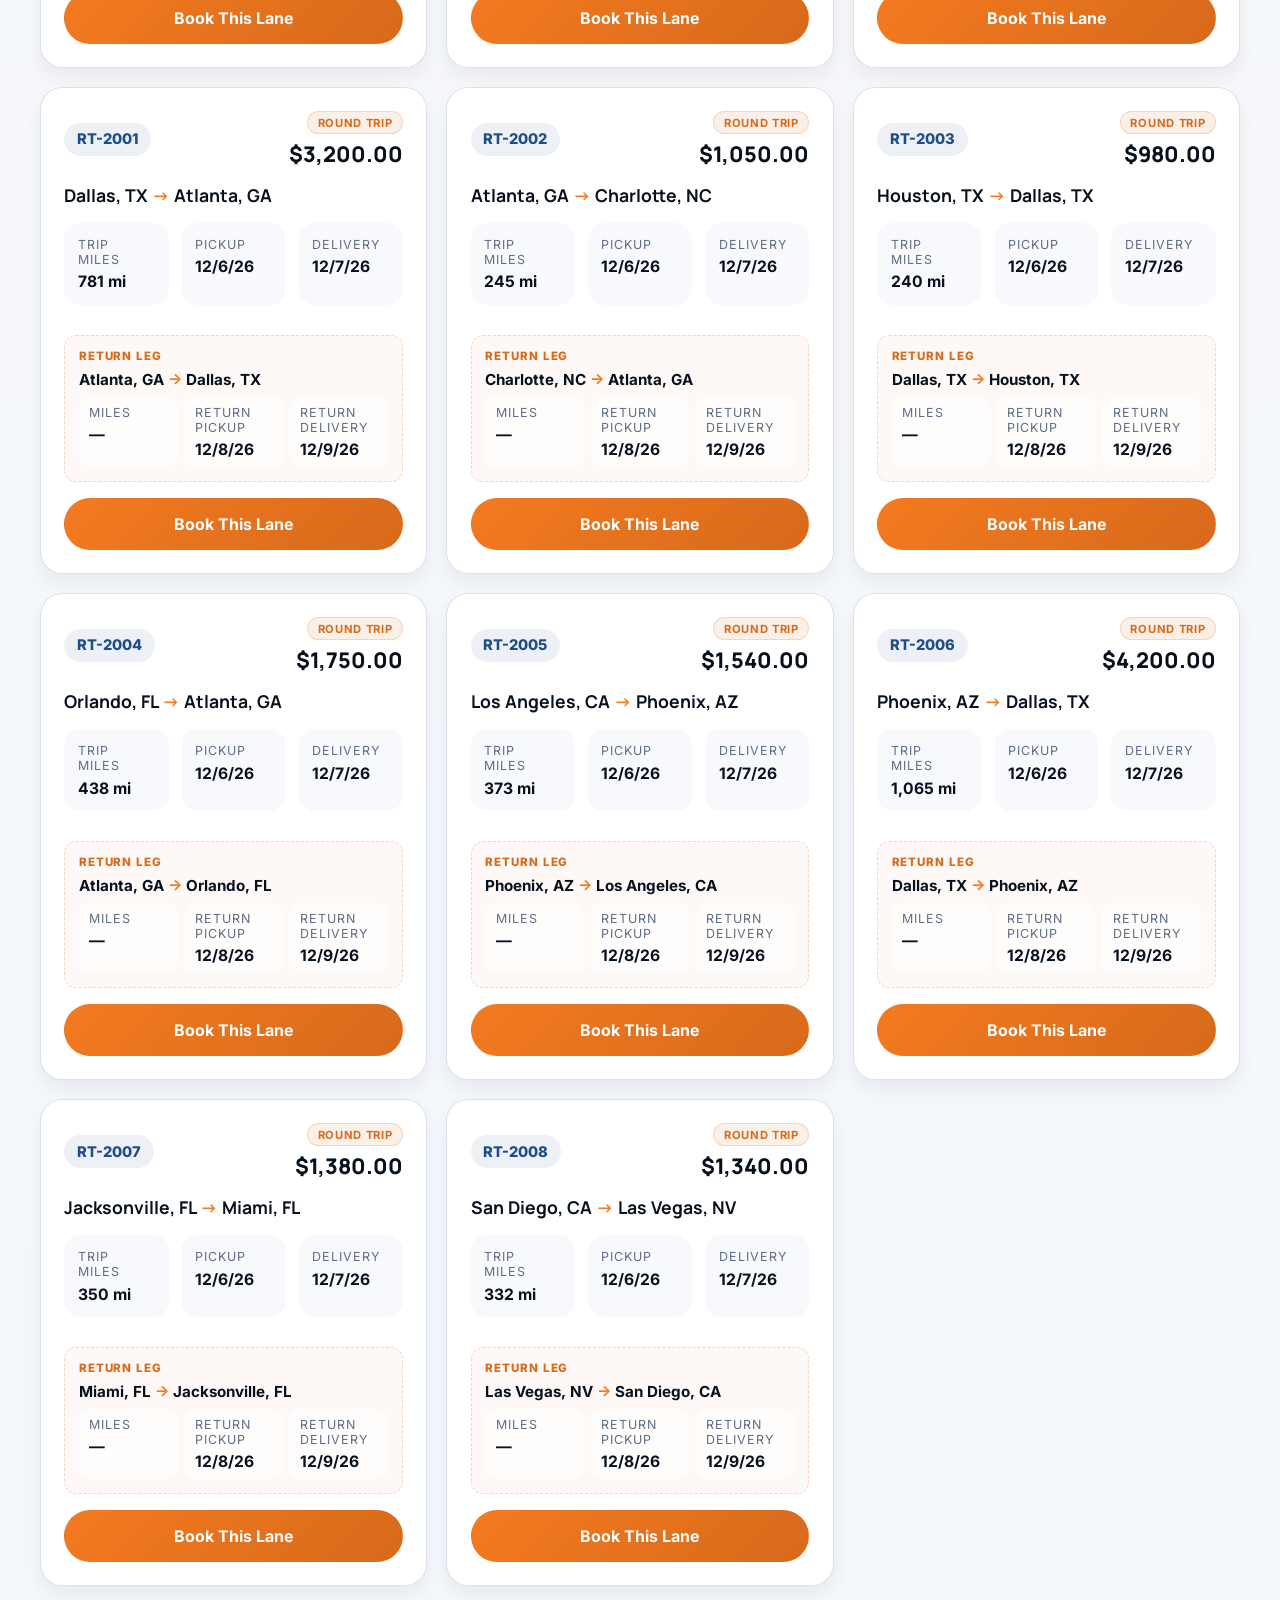
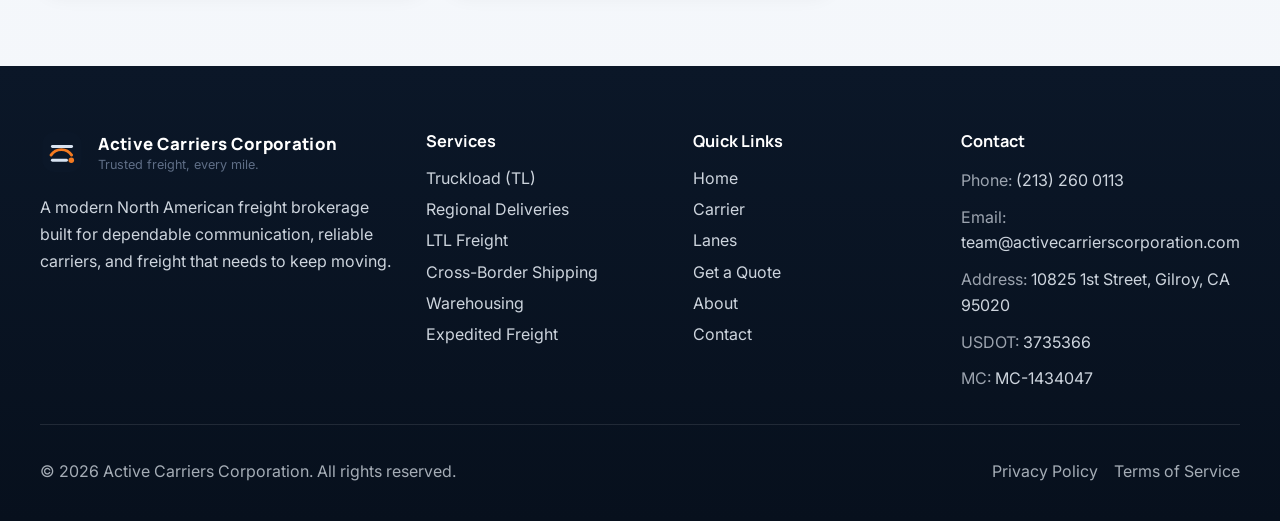
<file: lanes.html>
<!doctype html>
<html lang="en">
<head>
  <meta charset="utf-8">
  <meta name="viewport" content="width=device-width, initial-scale=1">
  <title>Available Lanes | Active Carriers Corporation</title>
  <meta name="description" content="Browse available freight lanes, filter by state or date, and book the lane that fits your operation.">
  <meta name="robots" content="index, follow">
  <meta name="theme-color" content="#0B1728">
  <link rel="canonical" href="lanes.html">
  <meta property="og:type" content="website">
  <meta property="og:title" content="Available Lanes | Active Carriers Corporation">
  <meta property="og:description" content="Browse available freight lanes, filter by state or date, and book the lane that fits your operation.">
  <meta property="og:url" content="lanes.html">
  <meta property="og:image" content="assets/logo/logo.svg">
  <meta name="twitter:card" content="summary">
  <meta name="twitter:title" content="Available Lanes | Active Carriers Corporation">
  <meta name="twitter:description" content="Browse available freight lanes and book the lane that fits your operation.">
  <link rel="icon" type="image/svg+xml" href="assets/logo/logo.svg">
  <link rel="apple-touch-icon" href="assets/logo/logo.svg">
  <link rel="preconnect" href="https://fonts.googleapis.com">
  <link rel="preconnect" href="https://fonts.gstatic.com" crossorigin>
  <link href="https://fonts.googleapis.com/css2?family=Inter:wght@400;500;600;700;800&family=Manrope:wght@600;700;800&display=swap" rel="stylesheet">
  <link rel="stylesheet" href="css/style.css">
  <link rel="stylesheet" href="css/animations.css">
  <link rel="stylesheet" href="css/responsive.css">
</head>
<body data-page="lanes">
  <a class="sr-only" href="#main-content">Skip to content</a>
  <div data-site-header></div>

  <main id="main-content" data-lane-page>
    <section class="page-hero">
      <div class="container page-hero__inner">
        <div data-reveal>
          <span class="hero__eyebrow">Available Freight</span>
          <h1 class="page-hero__title">Available Lanes</h1>
          <p class="page-hero__subtitle">
            Search freight by lane number, route, state, pickup date, rate, or mileage. Book the lane directly when you find a fit.
          </p>
          <div class="lane-summary" data-lane-summary></div>
        </div>
        <div class="page-hero__panel" data-reveal>
          <img src="assets/images/image1.jpeg" alt="Freight truck moving through an open highway corridor" loading="lazy">
        </div>
      </div>
    </section>

    <section class="section">
      <div class="container">
        <div class="section__header lane-section__header" data-reveal>
          <span class="section__eyebrow">Lane directory</span>
          <h2 class="section__title">Search live freight lanes</h2>
          <p class="section__lead">Filter by city, state, pickup date, rate, or mileage to quickly find the right freight opportunity.</p>
        </div>

        <div class="lane-tools" data-reveal>
          <div class="lane-tools__grid">
            <div class="field">
              <label for="lane-search">Search</label>
              <input id="lane-search" data-search-filter type="search" placeholder="Lane number, city, or state">
            </div>
            <div class="field">
              <label for="lane-state">State</label>
              <select id="lane-state" data-state-filter></select>
            </div>
            <div class="field">
              <label for="lane-date">Pickup Date</label>
              <input id="lane-date" data-date-filter type="date">
            </div>
            <div class="field">
              <label for="lane-type">Type</label>
              <select id="lane-type" data-type-filter>
                <option value="all">All Types</option>
                <option value="one-way">One Way</option>
                <option value="round-trip">Round Trip</option>
              </select>
            </div>
            <div class="field">
              <label for="lane-sort">Rate Sort</label>
              <select id="lane-sort" data-sort-filter>
                <option value="featured">Featured</option>
                <option value="rate-asc">Rate: Low to High</option>
                <option value="rate-desc">Rate: High to Low</option>
                <option value="miles-asc">Miles: Low to High</option>
                <option value="miles-desc">Miles: High to Low</option>
              </select>
            </div>
            <div class="field">
              <label for="lane-reset">Reset</label>
              <button id="lane-reset" class="button button--secondary" type="button" data-reset-filters>Clear Filters</button>
            </div>
          </div>
        </div>

        <div class="lane-section__summary" data-reveal>
          <p class="lane-section__summary-text" data-lane-section-summary aria-live="polite">Use the filters above to narrow the load board.</p>
        </div>

        <div class="lane-grid" data-lane-grid></div>
      </div>
    </section>
  </main>

  <div data-site-footer></div>

  <script src="js/data.js"></script>
  <script src="js/main.js"></script>
  <script src="js/lanes.js"></script>
</body>
</html>
</file>
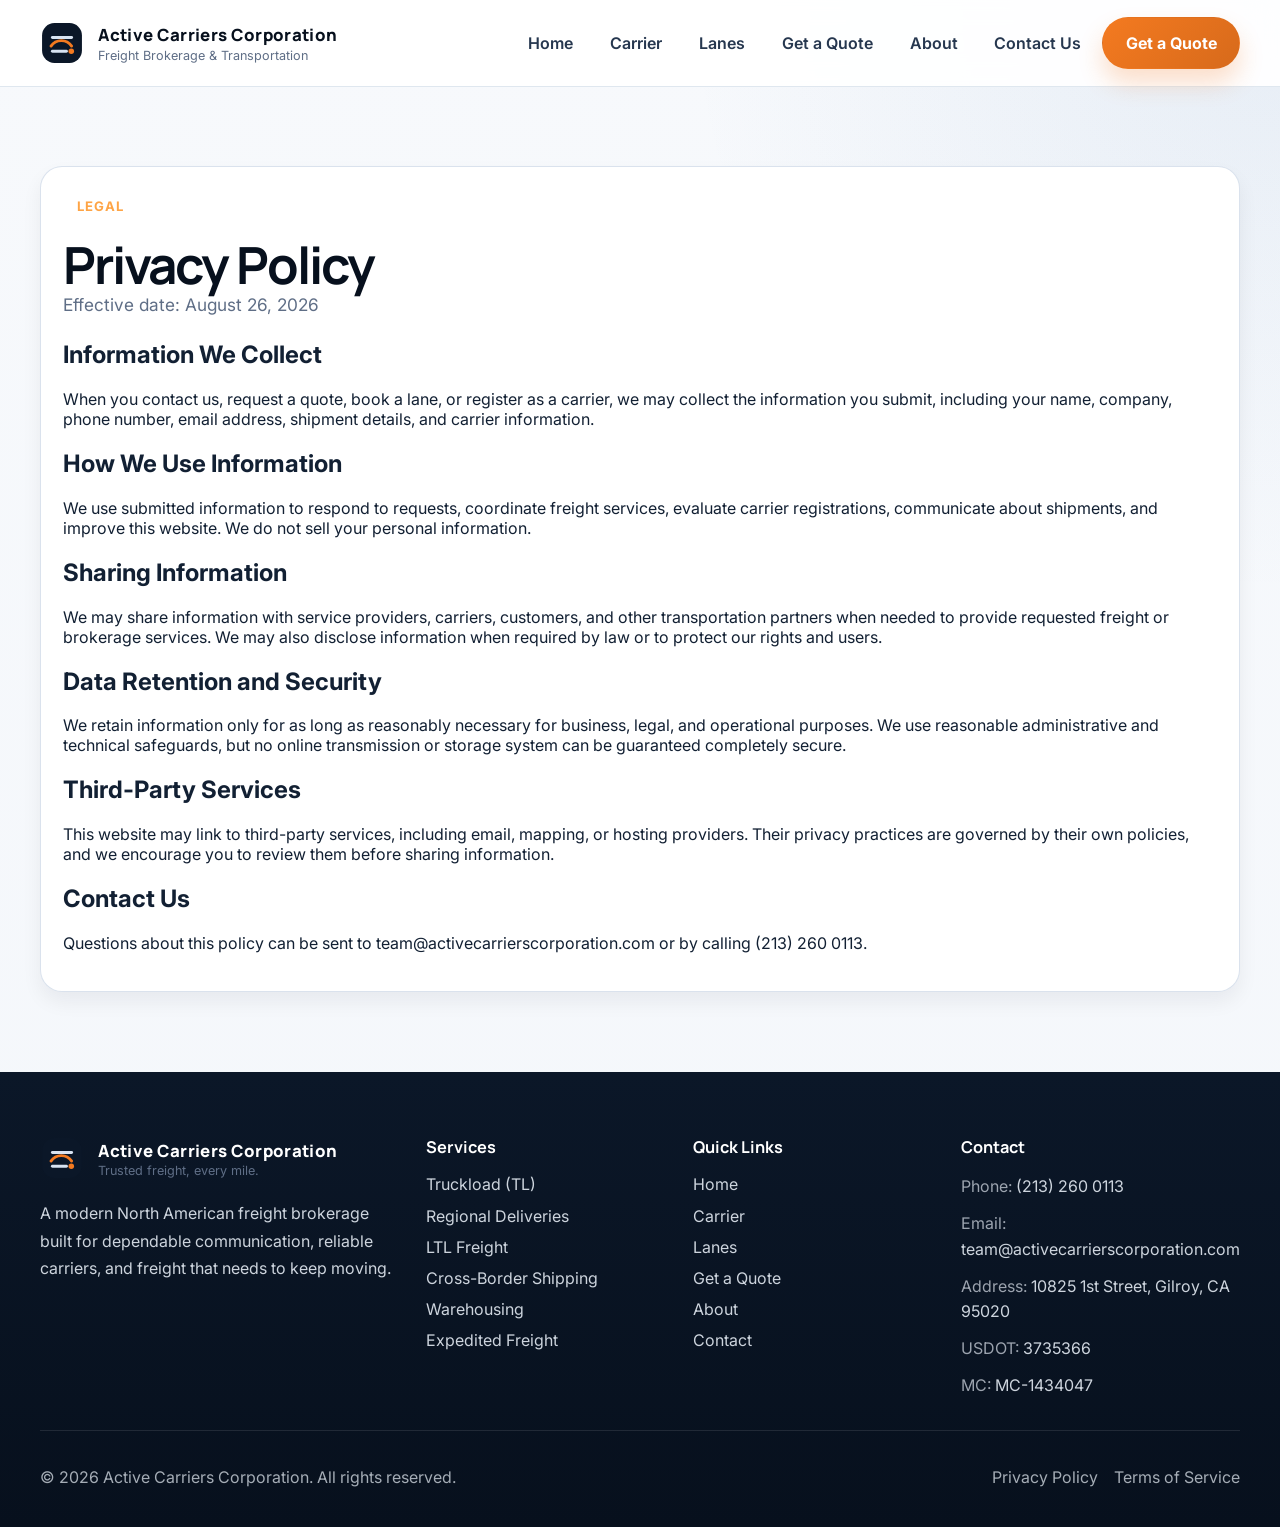
<file: privacy.html>
<!doctype html>
<html lang="en">
<head>
  <meta charset="utf-8">
  <meta name="viewport" content="width=device-width, initial-scale=1">
  <title>Privacy Policy | Active Carriers Corporation</title>
  <meta name="description" content="Read the Active Carriers Corporation privacy policy for information about how website inquiries and registration data are handled.">
  <meta name="robots" content="index, follow">
  <meta name="theme-color" content="#0B1728">
  <link rel="canonical" href="privacy.html">
  <meta property="og:type" content="website">
  <meta property="og:title" content="Privacy Policy | Active Carriers Corporation">
  <meta property="og:description" content="Read the Active Carriers Corporation privacy policy for information about how website inquiries and registration data are handled.">
  <meta property="og:url" content="privacy.html">
  <meta property="og:image" content="assets/logo/logo.svg">
  <meta name="twitter:card" content="summary">
  <meta name="twitter:title" content="Privacy Policy | Active Carriers Corporation">
  <meta name="twitter:description" content="Read the Active Carriers Corporation privacy policy for information about how website inquiries and registration data are handled.">
  <link rel="icon" type="image/svg+xml" href="assets/logo/logo.svg">
  <link rel="apple-touch-icon" href="assets/logo/logo.svg">
  <link rel="preconnect" href="https://fonts.googleapis.com">
  <link rel="preconnect" href="https://fonts.gstatic.com" crossorigin>
  <link href="https://fonts.googleapis.com/css2?family=Inter:wght@400;500;600;700;800&family=Manrope:wght@600;700;800&display=swap" rel="stylesheet">
  <link rel="stylesheet" href="css/style.css">
  <link rel="stylesheet" href="css/animations.css">
  <link rel="stylesheet" href="css/responsive.css">
</head>
<body data-page="privacy">
  <div data-site-header></div>
  <main id="main-content">
    <section class="section">
      <div class="container intro-panel">
        <span class="section__eyebrow">Legal</span>
        <h1 class="section__title">Privacy Policy</h1>
        <p class="section__lead">Effective date: August 26, 2026</p>
        <h2>Information We Collect</h2>
        <p>When you contact us, request a quote, book a lane, or register as a carrier, we may collect the information you submit, including your name, company, phone number, email address, shipment details, and carrier information.</p>
        <h2>How We Use Information</h2>
        <p>We use submitted information to respond to requests, coordinate freight services, evaluate carrier registrations, communicate about shipments, and improve this website. We do not sell your personal information.</p>
        <h2>Sharing Information</h2>
        <p>We may share information with service providers, carriers, customers, and other transportation partners when needed to provide requested freight or brokerage services. We may also disclose information when required by law or to protect our rights and users.</p>
        <h2>Data Retention and Security</h2>
        <p>We retain information only for as long as reasonably necessary for business, legal, and operational purposes. We use reasonable administrative and technical safeguards, but no online transmission or storage system can be guaranteed completely secure.</p>
        <h2>Third-Party Services</h2>
        <p>This website may link to third-party services, including email, mapping, or hosting providers. Their privacy practices are governed by their own policies, and we encourage you to review them before sharing information.</p>
        <h2>Contact Us</h2>
        <p>Questions about this policy can be sent to <a href="mailto:team@activecarrierscorporation.com">team@activecarrierscorporation.com</a> or by calling <a href="tel:+14083138667">(213) 260 0113</a>.</p>
      </div>
    </section>
  </main>
  <div data-site-footer></div>
  <script src="js/data.js"></script>
  <script src="js/main.js"></script>
</body>
</html>
</file>
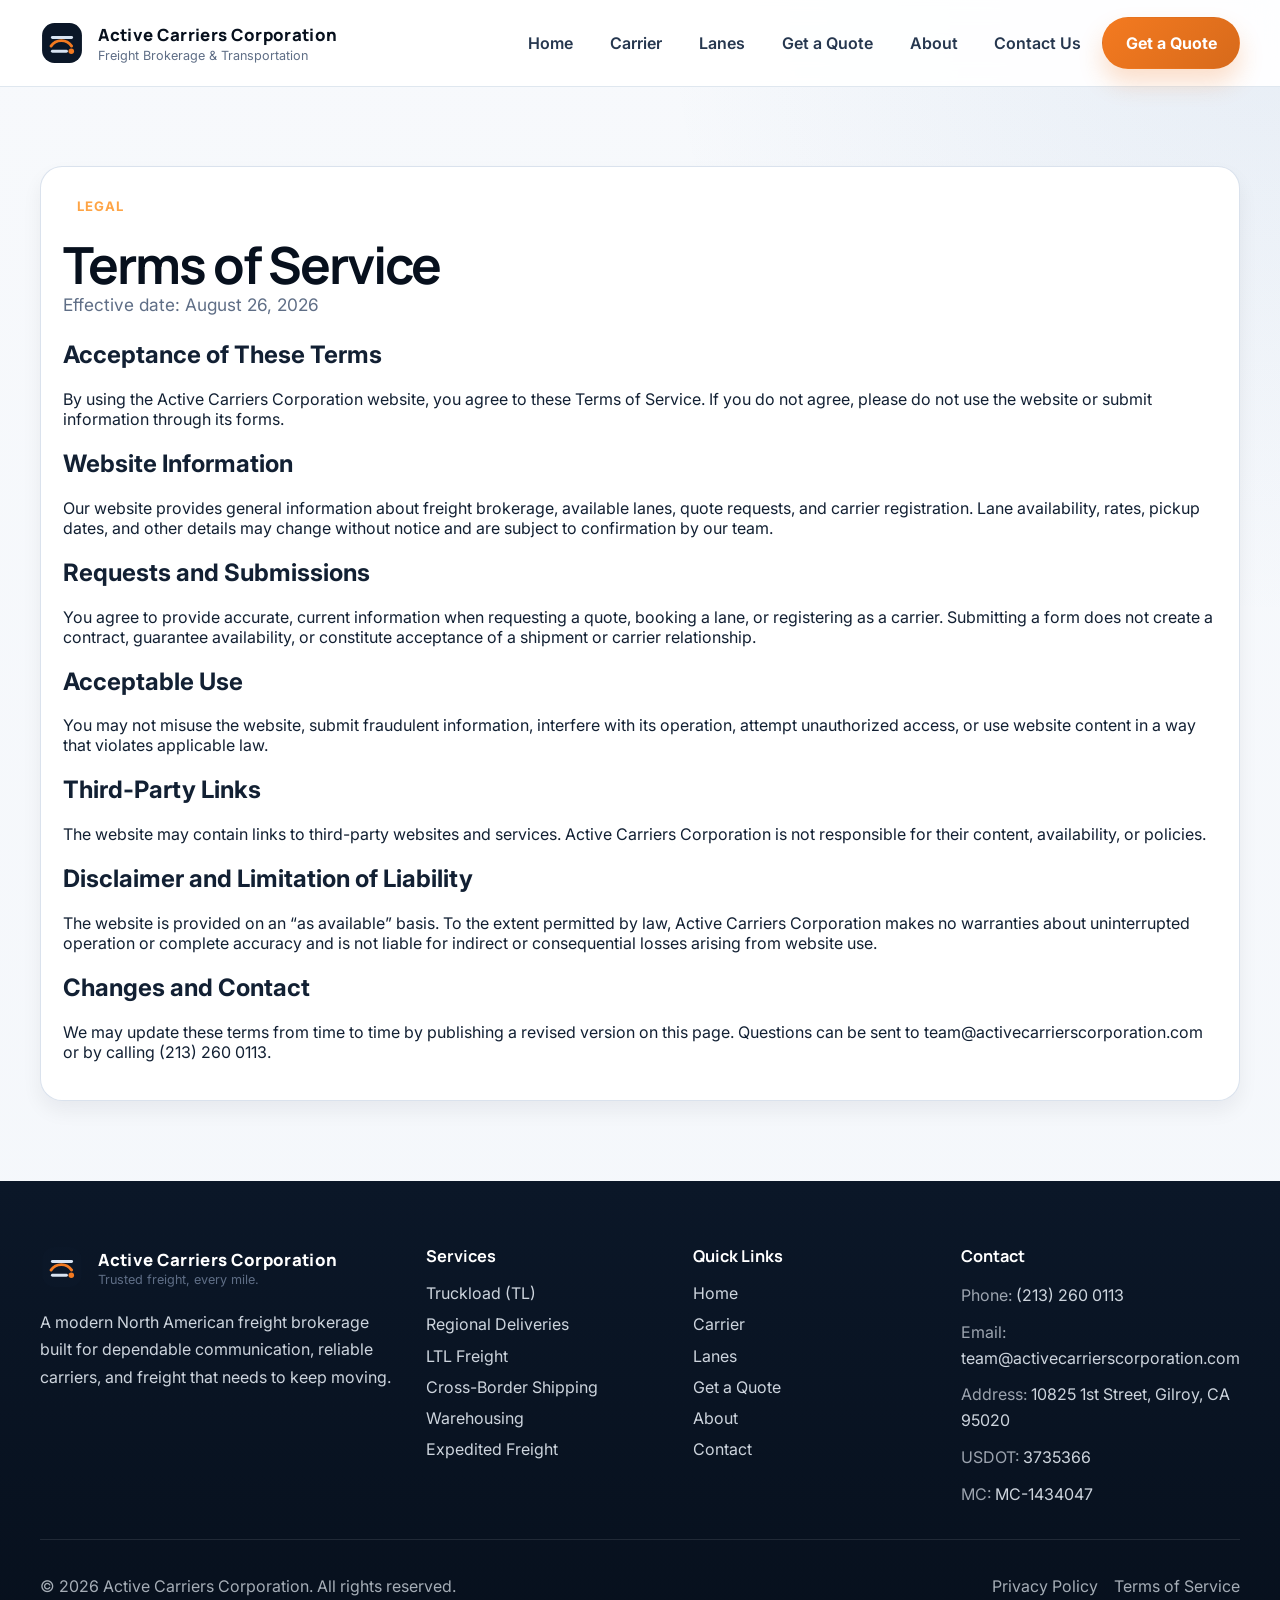
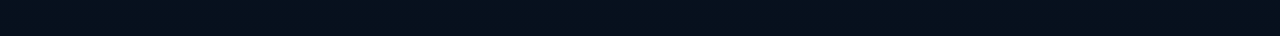
<file: terms.html>
<!doctype html>
<html lang="en">
<head>
  <meta charset="utf-8">
  <meta name="viewport" content="width=device-width, initial-scale=1">
  <title>Terms of Service | Active Carriers Corporation</title>
  <meta name="description" content="Review the Active Carriers Corporation terms of service for using this website and its freight and carrier inquiry tools.">
  <meta name="robots" content="index, follow">
  <meta name="theme-color" content="#0B1728">
  <link rel="canonical" href="terms.html">
  <meta property="og:type" content="website">
  <meta property="og:title" content="Terms of Service | Active Carriers Corporation">
  <meta property="og:description" content="Review the Active Carriers Corporation terms of service for using this website and its freight and carrier inquiry tools.">
  <meta property="og:url" content="terms.html">
  <meta property="og:image" content="assets/logo/logo.svg">
  <meta name="twitter:card" content="summary">
  <meta name="twitter:title" content="Terms of Service | Active Carriers Corporation">
  <meta name="twitter:description" content="Review the Active Carriers Corporation terms of service for using this website and its freight and carrier inquiry tools.">
  <link rel="icon" type="image/svg+xml" href="assets/logo/logo.svg">
  <link rel="apple-touch-icon" href="assets/logo/logo.svg">
  <link rel="preconnect" href="https://fonts.googleapis.com">
  <link rel="preconnect" href="https://fonts.gstatic.com" crossorigin>
  <link href="https://fonts.googleapis.com/css2?family=Inter:wght@400;500;600;700;800&family=Manrope:wght@600;700;800&display=swap" rel="stylesheet">
  <link rel="stylesheet" href="css/style.css">
  <link rel="stylesheet" href="css/animations.css">
  <link rel="stylesheet" href="css/responsive.css">
</head>
<body data-page="terms">
  <div data-site-header></div>
  <main id="main-content">
    <section class="section">
      <div class="container intro-panel">
        <span class="section__eyebrow">Legal</span>
        <h1 class="section__title">Terms of Service</h1>
        <p class="section__lead">Effective date: August 26, 2026</p>
        <h2>Acceptance of These Terms</h2>
        <p>By using the Active Carriers Corporation website, you agree to these Terms of Service. If you do not agree, please do not use the website or submit information through its forms.</p>
        <h2>Website Information</h2>
        <p>Our website provides general information about freight brokerage, available lanes, quote requests, and carrier registration. Lane availability, rates, pickup dates, and other details may change without notice and are subject to confirmation by our team.</p>
        <h2>Requests and Submissions</h2>
        <p>You agree to provide accurate, current information when requesting a quote, booking a lane, or registering as a carrier. Submitting a form does not create a contract, guarantee availability, or constitute acceptance of a shipment or carrier relationship.</p>
        <h2>Acceptable Use</h2>
        <p>You may not misuse the website, submit fraudulent information, interfere with its operation, attempt unauthorized access, or use website content in a way that violates applicable law.</p>
        <h2>Third-Party Links</h2>
        <p>The website may contain links to third-party websites and services. Active Carriers Corporation is not responsible for their content, availability, or policies.</p>
        <h2>Disclaimer and Limitation of Liability</h2>
        <p>The website is provided on an “as available” basis. To the extent permitted by law, Active Carriers Corporation makes no warranties about uninterrupted operation or complete accuracy and is not liable for indirect or consequential losses arising from website use.</p>
        <h2>Changes and Contact</h2>
        <p>We may update these terms from time to time by publishing a revised version on this page. Questions can be sent to <a href="mailto:team@activecarrierscorporation.com">team@activecarrierscorporation.com</a> or by calling <a href="tel:+14083138667">(213) 260 0113</a>.</p>
      </div>
    </section>
  </main>
  <div data-site-footer></div>
  <script src="js/data.js"></script>
  <script src="js/main.js"></script>
</body>
</html>
</file>
<file: css/style.css>
:root {
  --bg: #f4f7fb;
  --surface: #ffffff;
  --surface-2: #edf2f8;
  --text: #122033;
  --muted: #5f6e86;
  --line: #d8e1ec;
  --navy-950: #07101d;
  --navy-900: #0b1728;
  --navy-800: #13243f;
  --blue-700: #1f4d89;
  --blue-600: #2563a9;
  --orange-600: #d76a1b;
  --orange-500: #f47a20;
  --green-600: #1c8f5f;
  --shadow-lg: 0 28px 60px rgba(8, 17, 31, 0.12);
  --shadow-md: 0 16px 34px rgba(8, 17, 31, 0.09);
  --shadow-sm: 0 10px 20px rgba(8, 17, 31, 0.06);
  --radius-xl: 28px;
  --radius-lg: 22px;
  --radius-md: 16px;
  --radius-sm: 12px;
  --container: 1200px;
}

* {
  box-sizing: border-box;
}

html {
  scroll-behavior: smooth;
}

body {
  margin: 0;
  padding-top: 86px;
  font-family: "Inter", sans-serif;
  color: var(--text);
  background:
    radial-gradient(circle at top right, rgba(37, 99, 169, 0.08), transparent 30%),
    linear-gradient(180deg, #f7f9fc 0%, #f4f7fb 100%);
  min-height: 100vh;
}

body.nav-open {
  overflow: hidden;
}

img {
  max-width: 100%;
  display: block;
}

a {
  color: inherit;
  text-decoration: none;
}

button,
input,
select,
textarea {
  font: inherit;
}

button {
  cursor: pointer;
}

.sr-only {
  position: absolute;
  width: 1px;
  height: 1px;
  padding: 0;
  margin: -1px;
  overflow: hidden;
  clip: rect(0, 0, 0, 0);
  border: 0;
}

.container {
  width: min(calc(100% - 2rem), var(--container));
  margin: 0 auto;
}

.site-header {
  position: fixed;
  top: 0;
  left: 0;
  right: 0;
  z-index: 1000;
  background: rgba(255, 255, 255, 0.92);
  backdrop-filter: blur(14px);
  border-bottom: 1px solid rgba(216, 225, 236, 0.8);
}

.header__inner {
  display: flex;
  align-items: center;
  gap: 1rem;
  min-height: 86px;
}

.brand {
  display: inline-flex;
  align-items: center;
  gap: 0.9rem;
  min-width: 0;
}

.brand__mark {
  flex: 0 0 auto;
}

.brand__text {
  display: flex;
  flex-direction: column;
  gap: 0.1rem;
  min-width: 0;
}

.brand__name {
  font-family: "Manrope", sans-serif;
  font-size: 1.05rem;
  font-weight: 800;
  letter-spacing: 0.02em;
  color: var(--navy-950);
}

.brand__tag {
  font-size: 0.79rem;
  color: var(--muted);
}

.nav {
  margin-left: auto;
}

.nav__list {
  display: flex;
  align-items: center;
  gap: 0.3rem;
  list-style: none;
  padding: 0;
  margin: 0;
}

.nav__link {
  display: inline-flex;
  align-items: center;
  justify-content: center;
  padding: 0.75rem 1rem;
  border-radius: 999px;
  color: #26374f;
  font-weight: 600;
  transition: color 180ms ease, background-color 180ms ease, transform 180ms ease;
}

.nav__link:hover,
.nav__link:focus-visible,
.nav__link.is-active {
  background: rgba(31, 77, 137, 0.08);
  color: var(--navy-900);
}

.nav__cta {
  box-shadow: 0 14px 24px rgba(244, 122, 32, 0.24);
}

.nav-toggle {
  display: none;
  margin-left: auto;
  width: 48px;
  height: 48px;
  padding: 0;
  border: 1px solid var(--line);
  border-radius: 14px;
  background: var(--surface);
  align-items: center;
  justify-content: center;
  gap: 4px;
  flex-direction: column;
}

.nav-toggle__bar {
  width: 18px;
  height: 2px;
  border-radius: 99px;
  background: var(--navy-900);
}

.button {
  display: inline-flex;
  align-items: center;
  justify-content: center;
  min-height: 52px;
  padding: 0.9rem 1.4rem;
  border-radius: 999px;
  border: 1px solid transparent;
  font-weight: 700;
  transition: transform 180ms ease, box-shadow 180ms ease, background-color 180ms ease, border-color 180ms ease;
}

.button:hover,
.button:focus-visible {
  transform: translateY(-1px);
}

.button--accent {
  color: #fff;
  background: linear-gradient(135deg, var(--orange-500), var(--orange-600));
}

.button--accent:hover,
.button--accent:focus-visible {
  box-shadow: 0 18px 30px rgba(244, 122, 32, 0.28);
}

.button--secondary {
  color: var(--navy-900);
  background: #fff;
  border-color: var(--line);
}

.hero {
  position: relative;
  overflow: hidden;
  padding: 5rem 0 3.5rem;
  background:
    linear-gradient(115deg, rgba(8, 17, 31, 0.98) 0%, rgba(11, 23, 40, 0.95) 55%, rgba(19, 36, 63, 0.92) 100%);
  color: #fff;
}

.hero::before {
  content: "";
  position: absolute;
  inset: 0;
  background:
    radial-gradient(circle at 20% 20%, rgba(244, 122, 32, 0.22), transparent 25%),
    radial-gradient(circle at 80% 15%, rgba(37, 99, 169, 0.35), transparent 26%);
  pointer-events: none;
}

.hero__inner {
  position: relative;
  display: grid;
  grid-template-columns: minmax(0, 1.1fr) minmax(340px, 0.9fr);
  gap: 3rem;
  align-items: center;
}

.hero__eyebrow,
.section__eyebrow {
  display: inline-flex;
  align-items: center;
  gap: 0.5rem;
  padding: 0.45rem 0.8rem;
  border-radius: 999px;
  width: fit-content;
  background: rgba(255, 255, 255, 0.08);
  border: 1px solid rgba(255, 255, 255, 0.12);
  color: #fea445;
  font-size: 0.82rem;
  font-weight: 700;
  letter-spacing: 0.08em;
  text-transform: uppercase;
}

.hero__title,
.section__title {
  margin: 1rem 0 0;
  font-family: "Manrope", sans-serif;
  font-size: clamp(2.35rem, 5vw, 4.9rem);
  line-height: 0.96;
  letter-spacing: -0.04em;
}

.hero__lead,
.section__lead {
  max-width: 42rem;
  margin: 1.25rem 0 0;
  font-size: 1.08rem;
  line-height: 1.75;
  color: rgba(232, 239, 247, 0.88);
}

.hero__actions {
  display: flex;
  flex-wrap: wrap;
  gap: 0.9rem;
  margin-top: 1.8rem;
}

.hero__stats {
  display: grid;
  grid-template-columns: repeat(3, minmax(0, 1fr));
  gap: 1rem;
  margin-top: 2.2rem;
}

.stat-card {
  padding: 1.15rem 1.2rem;
  border-radius: 18px;
  background: rgba(255, 255, 255, 0.08);
  border: 1px solid rgba(255, 255, 255, 0.1);
  backdrop-filter: blur(10px);
}

.stat-card strong {
  display: block;
  font-family: "Manrope", sans-serif;
  font-size: 1.65rem;
  line-height: 1;
}

.stat-card span {
  display: block;
  margin-top: 0.45rem;
  color: rgba(232, 239, 247, 0.85);
  font-size: 0.95rem;
}

.hero__media {
  position: relative;
  min-height: 560px;
}

.hero__image {
  width: 100%;
  height: 100%;
  min-height: 560px;
  object-fit: cover;
  border-radius: var(--radius-xl);
  box-shadow: var(--shadow-lg);
}

.hero__card {
  position: absolute;
  left: -1rem;
  bottom: 2rem;
  width: min(290px, 88%);
  padding: 1.1rem 1.15rem;
  border-radius: 20px;
  background: rgba(255, 255, 255, 0.9);
  color: var(--text);
  box-shadow: var(--shadow-md);
  border: 1px solid rgba(255, 255, 255, 0.7);
}

.hero__card h3 {
  margin: 0;
  font-family: "Manrope", sans-serif;
  font-size: 1.02rem;
}

.hero__card p {
  margin: 0.5rem 0 0;
  line-height: 1.6;
  color: var(--muted);
}

.section {
  padding: 5rem 0;
}

.section--muted {
  background: linear-gradient(180deg, #eff4f9 0%, #f5f7fb 100%);
}

.section__header {
  display: grid;
  gap: 0.9rem;
  margin-bottom: 2rem;
}

.section__title {
  color: var(--navy-950);
  font-size: clamp(2rem, 4vw, 3.4rem);
  line-height: 1.02;
}

.section__lead {
  color: var(--muted);
  max-width: 50rem;
  margin: 0;
}

.intro-grid {
  display: grid;
  grid-template-columns: 1fr 0.9fr;
  gap: 2rem;
  align-items: center;
}

.intro-panel,
.feature-panel,
.form-panel,
.info-panel,
.lane-tools,
.lane-card,
.vehicle-card,
.contact-card {
  background: var(--surface);
  border: 1px solid rgba(216, 225, 236, 0.95);
  border-radius: var(--radius-lg);
  box-shadow: var(--shadow-sm);
}

.intro-panel,
.feature-panel,
.form-panel,
.info-panel {
  padding: 1.4rem;
}

.bullets {
  display: grid;
  gap: 0.9rem;
  margin: 1.35rem 0 0;
  padding: 0;
  list-style: none;
}

.bullets li {
  display: flex;
  gap: 0.75rem;
  align-items: flex-start;
  line-height: 1.6;
  color: var(--muted);
}

.bullets li::before {
  content: "";
  flex: 0 0 auto;
  width: 12px;
  height: 12px;
  margin-top: 0.35rem;
  border-radius: 50%;
  background: linear-gradient(135deg, var(--orange-500), var(--orange-600));
  box-shadow: 0 0 0 5px rgba(244, 122, 32, 0.1);
}

.intro-image {
  height: 100%;
  min-height: 420px;
  border-radius: var(--radius-xl);
  object-fit: cover;
  box-shadow: var(--shadow-lg);
}

.cards-grid {
  display: grid;
  grid-template-columns: repeat(3, minmax(0, 1fr));
  gap: 1.2rem;
}

.service-card,
.advantage-card,
.vehicle-card,
.contact-card,
.lane-card {
  padding: 1.45rem;
  transition: transform 180ms ease, box-shadow 180ms ease;
}

.service-card:hover,
.advantage-card:hover,
.vehicle-card:hover,
.contact-card:hover,
.lane-card:hover {
  transform: translateY(-4px);
  box-shadow: var(--shadow-md);
}

.service-card__icon {
  display: inline-flex;
  align-items: center;
  justify-content: center;
  width: 54px;
  height: 54px;
  border-radius: 18px;
  background: linear-gradient(135deg, rgba(37, 99, 169, 0.12), rgba(244, 122, 32, 0.12));
  color: var(--blue-700);
  font-size: 1.3rem;
  margin-bottom: 1rem;
}

.service-card h3,
.advantage-card h3,
.vehicle-card h3,
.contact-card h3,
.lane-card h3,
.info-card h3 {
  margin: 0;
  font-family: "Manrope", sans-serif;
  color: var(--navy-950);
}

.service-card p,
.advantage-card p,
.vehicle-card p,
.contact-card p,
.lane-card p,
.info-card p {
  margin: 0.7rem 0 0;
  line-height: 1.7;
  color: var(--muted);
}

.feature-layout {
  display: grid;
  grid-template-columns: 1.1fr 0.9fr;
  gap: 2rem;
  align-items: start;
}

.advantage-list {
  display: grid;
  gap: 1rem;
}

.advantage-card {
  display: grid;
  grid-template-columns: auto 1fr;
  gap: 1rem;
  align-items: start;
}

.advantage-card__index {
  width: 42px;
  height: 42px;
  border-radius: 50%;
  display: inline-flex;
  align-items: center;
  justify-content: center;
  font-weight: 800;
  color: #fff;
  background: linear-gradient(135deg, var(--blue-700), var(--navy-800));
}

.feature-image {
  margin-top: 1.2rem;
  width: 100%;
  height: 380px;
  object-fit: cover;
  border-radius: var(--radius-xl);
  box-shadow: var(--shadow-lg);
}

.cta-block {
  padding: 3rem;
  border-radius: calc(var(--radius-xl) + 4px);
  background:
    linear-gradient(135deg, rgba(8, 17, 31, 0.98), rgba(19, 36, 63, 0.96)),
    radial-gradient(circle at top right, rgba(244, 122, 32, 0.22), transparent 35%);
  color: #fff;
  box-shadow: var(--shadow-lg);
}

.cta-block h2 {
  margin: 0;
  font-family: "Manrope", sans-serif;
  font-size: clamp(2rem, 4vw, 3rem);
  line-height: 1.05;
}

.cta-block p {
  max-width: 48rem;
  margin: 1rem 0 0;
  color: rgba(232, 239, 247, 0.85);
  line-height: 1.75;
}

.cta-block__actions {
  display: flex;
  flex-wrap: wrap;
  gap: 0.9rem;
  margin-top: 1.6rem;
}

.page-hero {
  padding: 4.2rem 0 2.8rem;
  background:
    linear-gradient(115deg, rgba(8, 17, 31, 0.98) 0%, rgba(11, 23, 40, 0.95) 55%, rgba(19, 36, 63, 0.92) 100%);
  color: #fff;
}

.page-hero__inner {
  display: grid;
  grid-template-columns: minmax(0, 1.05fr) minmax(280px, 0.95fr);
  gap: 2rem;
  align-items: center;
}

.page-hero__title {
  margin: 0;
  font-family: "Manrope", sans-serif;
  font-size: clamp(2.4rem, 5vw, 4.3rem);
  line-height: 0.98;
  letter-spacing: -0.04em;
}

.page-hero__subtitle {
  margin: 1rem 0 0;
  color: rgba(232, 239, 247, 0.88);
  line-height: 1.75;
  max-width: 42rem;
  font-size: 1.06rem;
}

.page-hero__panel {
  padding: 1.4rem;
  border-radius: var(--radius-xl);
  background: rgba(255, 255, 255, 0.08);
  border: 1px solid rgba(255, 255, 255, 0.12);
}

.page-hero__panel img {
  width: 100%;
  height: 290px;
  border-radius: 22px;
  object-fit: cover;
}

.lane-tools {
  padding: 1.2rem;
  margin-bottom: 1.4rem;
}

.lane-tools__grid {
  display: grid;
  grid-template-columns: 1.4fr 0.6fr 0.7fr 0.7fr 0.6fr auto;
  gap: 0.8rem;
  align-items: end;
}

.field label,
.form-field label,
.upload-field label {
  display: block;
  margin-bottom: 0.45rem;
  font-size: 0.92rem;
  font-weight: 700;
  color: var(--navy-900);
}

.field input,
.field select,
.form-field input,
.form-field select,
.form-field textarea {
  width: 100%;
  min-height: 52px;
  padding: 0.85rem 1rem;
  border-radius: 14px;
  border: 1px solid var(--line);
  background: #fff;
  color: var(--text);
  transition: border-color 180ms ease, box-shadow 180ms ease;
}

.field input:focus,
.field select:focus,
.form-field input:focus,
.form-field select:focus,
.form-field textarea:focus {
  outline: none;
  border-color: rgba(37, 99, 169, 0.6);
  box-shadow: 0 0 0 4px rgba(37, 99, 169, 0.12);
}

.field input::placeholder,
.form-field input::placeholder,
.form-field textarea::placeholder {
  color: #8a96a9;
}

.lane-grid {
  display: grid;
  grid-template-columns: repeat(3, minmax(0, 1fr));
  gap: 1.2rem;
}

.lane-card {
  display: flex;
  flex-direction: column;
  gap: 1rem;
}

.lane-card__top {
  display: flex;
  justify-content: space-between;
  gap: 1rem;
  align-items: center;
}

.lane-card__badge {
  display: inline-flex;
  align-items: center;
  gap: 0.4rem;
  padding: 0.45rem 0.8rem;
  border-radius: 999px;
  background: rgba(31, 77, 137, 0.08);
  color: var(--blue-700);
  font-weight: 800;
  font-size: 0.92rem;
}

.lane-card__rate {
  font-family: "Manrope", sans-serif;
  font-size: 1.35rem;
  font-weight: 800;
  color: var(--navy-950);
}

.lane-card__route {
  font-size: 1.1rem;
  line-height: 1.35;
}

.lane-card__route span {
  color: var(--orange-500);
}

.lane-card__meta {
  display: grid;
  grid-template-columns: repeat(3, minmax(0, 1fr));
  gap: 0.8rem;
}

.lane-card__meta div {
  padding: 0.85rem;
  border-radius: 16px;
  background: #f7f9fc;
}

.lane-card__meta span {
  display: block;
  font-size: 0.78rem;
  text-transform: uppercase;
  letter-spacing: 0.08em;
  color: var(--muted);
  margin-bottom: 0.35rem;
}

.lane-card__meta strong {
  display: block;
  font-size: 0.98rem;
  color: var(--navy-950);
}

.lane-card__button {
  width: 100%;
}

.form-grid {
  display: grid;
  grid-template-columns: repeat(2, minmax(0, 1fr));
  gap: 1rem;
}

.form-grid--single {
  grid-template-columns: 1fr;
}

.form-field--full {
  grid-column: 1 / -1;
}

.form-field textarea {
  min-height: 160px;
  resize: vertical;
}

.upload-field {
  margin-top: 1rem;
}

.upload-help {
  margin: 0.35rem 0 0;
  color: var(--muted);
  font-size: 0.9rem;
  line-height: 1.6;
}

.upload-input {
  padding: 0.75rem 0;
}

.form-actions {
  display: flex;
  flex-wrap: wrap;
  gap: 0.9rem;
  align-items: center;
  margin-top: 1.2rem;
}

.form-message {
  margin-top: 1rem;
  padding: 0.95rem 1rem;
  border-radius: 14px;
  font-weight: 600;
  line-height: 1.6;
}

.form-message--info {
  background: rgba(31, 77, 137, 0.08);
  color: var(--blue-700);
}

.form-message--success {
  background: rgba(28, 143, 95, 0.1);
  color: var(--green-600);
}

.form-message--error {
  background: rgba(215, 106, 27, 0.12);
  color: #9b4510;
}

.two-column {
  display: grid;
  grid-template-columns: 1.05fr 0.95fr;
  gap: 1.6rem;
  align-items: start;
}

.info-stack {
  display: grid;
  gap: 1rem;
}

.info-card {
  padding: 1.15rem 1.2rem;
  border-radius: var(--radius-lg);
  background: var(--surface);
  border: 1px solid var(--line);
  box-shadow: var(--shadow-sm);
}

.info-card span {
  display: block;
  margin-top: 0.35rem;
  color: var(--muted);
  line-height: 1.6;
}

.vehicle-card__image {
  width: 100%;
  height: 230px;
  border-radius: 18px;
  object-fit: cover;
  margin-bottom: 1rem;
}

.contact-grid {
  display: grid;
  grid-template-columns: 0.95fr 1.05fr;
  gap: 1.4rem;
}

.contact-card__list {
  list-style: none;
  padding: 0;
  margin: 1rem 0 0;
  display: grid;
  gap: 0.95rem;
}

.contact-card__list li {
  display: grid;
  gap: 0.3rem;
  padding: 0.95rem 1rem;
  border-radius: 16px;
  background: #f7f9fc;
}

.contact-card__list li span {
  font-size: 0.78rem;
  text-transform: uppercase;
  letter-spacing: 0.08em;
  color: var(--muted);
}

.contact-card__list strong {
  color: var(--navy-950);
}

.site-footer {
  padding: 4rem 0 1.5rem;
  background: linear-gradient(180deg, var(--navy-900) 0%, var(--navy-950) 100%);
  color: rgba(232, 239, 247, 0.88);
}

.footer__grid {
  display: grid;
  grid-template-columns: 1.2fr 0.8fr 0.8fr 0.9fr;
  gap: 2rem;
  padding-bottom: 2rem;
}

.brand--footer .brand__name,
.footer__heading {
  color: #fff;
}

.footer__copy {
  margin: 1rem 0 0;
  max-width: 34rem;
  line-height: 1.7;
}

.footer__heading {
  margin: 0;
  font-family: "Manrope", sans-serif;
  font-size: 1.02rem;
}

.footer__links,
.footer__contact {
  list-style: none;
  padding: 0;
  margin: 1rem 0 0;
  display: grid;
  gap: 0.7rem;
}

.footer__links a,
.footer__contact a {
  color: rgba(232, 239, 247, 0.88);
}

.footer__links a:hover,
.footer__contact a:hover,
.footer__legal a:hover {
  color: #fff;
}

.footer__contact li {
  line-height: 1.6;
}

.footer__contact span {
  color: rgba(232, 239, 247, 0.66);
}

.footer__bottom {
  display: flex;
  align-items: center;
  justify-content: space-between;
  gap: 1rem;
  padding-top: 1.25rem;
  border-top: 1px solid rgba(255, 255, 255, 0.1);
  color: rgba(232, 239, 247, 0.7);
}

.footer__legal {
  display: flex;
  gap: 1rem;
}

.footer__legal a {
  color: rgba(232, 239, 247, 0.7);
}

.section__subgrid {
  display: grid;
  grid-template-columns: repeat(2, minmax(0, 1fr));
  gap: 1.2rem;
}

.timeline {
  display: grid;
  gap: 1rem;
}

.timeline__item {
  padding: 1rem 1.1rem;
  border-radius: 16px;
  background: rgba(37, 99, 169, 0.06);
  border: 1px solid rgba(37, 99, 169, 0.1);
}

.timeline__item strong {
  display: block;
  color: var(--navy-950);
}

.timeline__item span {
  display: block;
  margin-top: 0.3rem;
  color: var(--muted);
  line-height: 1.6;
}

.trust-bar {
  display: flex;
  flex-wrap: wrap;
  gap: 0.75rem;
  margin-top: 1rem;
}

.trust-pill {
  padding: 0.55rem 0.85rem;
  border-radius: 999px;
  background: rgba(37, 99, 169, 0.08);
  color: var(--blue-700);
  font-weight: 700;
  font-size: 0.88rem;
}

.lane-summary {
  margin-top: 0.8rem;
  font-weight: 700;
  color: var(--blue-700);
}

.lane-section__summary {
  margin-bottom: 1rem;
}

.lane-section__summary-text {
  margin: 0;
  color: var(--muted);
  font-weight: 600;
}

.lane-empty {
  grid-column: 1 / -1;
  padding: 2rem;
  border-radius: var(--radius-lg);
  background: var(--surface);
  border: 1px dashed var(--line);
  box-shadow: var(--shadow-sm);
  text-align: center;
}

.lane-empty h3 {
  margin: 0;
  font-family: "Manrope", sans-serif;
  color: var(--navy-950);
}

.lane-empty p {
  margin: 0.75rem auto 0;
  max-width: 34rem;
  color: var(--muted);
  line-height: 1.7;
}

/* ── Carrier page ──────────────────────────────────────────────────── */

.carrier-hero__pills {
  display: flex;
  flex-wrap: wrap;
  gap: 0.6rem;
  margin-top: 1.6rem;
}

/* Main layout: form (wider) + sidebar */
.carrier-layout {
  display: grid;
  grid-template-columns: 1fr 340px;
  gap: 1.8rem;
  align-items: start;
}

/* Form card with left accent stripe */
.carrier-form-card {
  display: flex;
  border-radius: var(--radius-lg);
  background: var(--surface);
  border: 1px solid var(--line);
  box-shadow: var(--shadow-sm);
  overflow: hidden;
}

.carrier-form-card__accent {
  flex: 0 0 6px;
  background: linear-gradient(180deg, var(--orange-500), var(--blue-700));
  border-radius: var(--radius-lg) 0 0 var(--radius-lg);
}

.carrier-form-card__body {
  flex: 1;
  padding: 2rem 1.8rem;
}

.carrier-form-card__eyebrow {
  background: rgba(31, 77, 137, 0.07);
  border-color: rgba(31, 77, 137, 0.12);
  color: var(--blue-700);
}

.carrier-form-card__title {
  font-size: clamp(1.6rem, 3vw, 2.2rem);
  margin-top: 0.75rem;
}

.carrier-form-card__lead {
  font-size: 1rem;
  margin-top: 0.6rem;
  margin-bottom: 1.6rem;
}

/* Section labels inside the form */
.carrier-form-section-label {
  margin: 1.6rem 0 0.7rem;
  font-size: 0.78rem;
  font-weight: 800;
  letter-spacing: 0.1em;
  text-transform: uppercase;
  color: var(--muted);
  border-bottom: 1px solid var(--line);
  padding-bottom: 0.45rem;
}

.carrier-form-section-label:first-of-type {
  margin-top: 0;
}

/* Required asterisk */
.required-mark {
  color: var(--orange-500);
  margin-left: 2px;
}

/* Form footer row */
.carrier-form-footer {
  display: flex;
  align-items: flex-start;
  gap: 1.2rem;
  flex-wrap: wrap;
  margin-top: 1.6rem;
  padding-top: 1.4rem;
  border-top: 1px solid var(--line);
}

.carrier-submit-btn {
  flex: 0 0 auto;
  min-width: 200px;
}

.carrier-form-note {
  flex: 1;
  margin: 0;
  font-size: 0.88rem;
  line-height: 1.65;
  color: var(--muted);
  min-width: 200px;
}

/* ── Carrier sidebar ──────────────────────────────────────────────── */

.carrier-sidebar {
  display: flex;
  flex-direction: column;
  gap: 1.2rem;
  position: sticky;
  top: 100px;
}

.carrier-sidebar__image-wrap {
  position: relative;
  border-radius: var(--radius-lg);
  overflow: hidden;
  box-shadow: var(--shadow-md);
}

.carrier-sidebar__image {
  width: 100%;
  height: 220px;
  object-fit: cover;
  display: block;
}

.carrier-sidebar__image-badge {
  position: absolute;
  bottom: 0;
  left: 0;
  right: 0;
  padding: 0.9rem 1rem;
  background: linear-gradient(0deg, rgba(7, 16, 29, 0.88) 0%, transparent 100%);
  color: #fff;
}

.carrier-sidebar__image-badge strong {
  display: block;
  font-family: "Manrope", sans-serif;
  font-size: 1rem;
}

.carrier-sidebar__image-badge span {
  display: block;
  font-size: 0.82rem;
  margin-top: 0.2rem;
  color: rgba(232, 239, 247, 0.82);
  line-height: 1.5;
}

/* Stats row */
.carrier-sidebar__facts {
  display: grid;
  grid-template-columns: repeat(3, minmax(0, 1fr));
  gap: 0.75rem;
}

.carrier-fact {
  padding: 0.85rem 0.8rem;
  border-radius: var(--radius-sm);
  background: var(--surface);
  border: 1px solid var(--line);
  box-shadow: var(--shadow-sm);
  text-align: center;
}

.carrier-fact strong {
  display: block;
  font-family: "Manrope", sans-serif;
  font-size: 1.2rem;
  font-weight: 800;
  color: var(--navy-950);
  line-height: 1.1;
}

.carrier-fact span {
  display: block;
  margin-top: 0.3rem;
  font-size: 0.75rem;
  line-height: 1.4;
  color: var(--muted);
}

/* Documents card */
.carrier-sidebar__docs {
  padding: 1.1rem 1.15rem;
  border-radius: var(--radius-md);
  background: var(--surface);
  border: 1px solid var(--line);
  box-shadow: var(--shadow-sm);
}

.carrier-sidebar__docs h3 {
  margin: 0 0 0.75rem;
  font-family: "Manrope", sans-serif;
  font-size: 0.95rem;
  color: var(--navy-950);
}

.carrier-sidebar__docs ul {
  margin: 0;
  padding: 0;
  list-style: none;
  display: grid;
  gap: 0.5rem;
}

.carrier-sidebar__docs ul li {
  display: flex;
  align-items: center;
  gap: 0.6rem;
  font-size: 0.9rem;
  color: var(--muted);
  line-height: 1.5;
}

.carrier-sidebar__docs ul li::before {
  content: "";
  flex: 0 0 8px;
  height: 8px;
  border-radius: 50%;
  background: linear-gradient(135deg, var(--orange-500), var(--orange-600));
}

/* ── Book-lane: lane detail block ─────────────────────────────────── */

.lane-detail-block {
  margin-top: 1.2rem;
  padding: 1rem;
  border-radius: var(--radius-md);
  background: rgba(31, 77, 137, 0.05);
  border: 1px solid rgba(31, 77, 137, 0.12);
}

.lane-detail-grid {
  display: grid;
  grid-template-columns: repeat(2, minmax(0, 1fr));
  gap: 0.75rem;
}

.lane-detail-item {
  padding: 0.75rem 0.85rem;
  border-radius: var(--radius-sm);
  background: var(--surface);
  border: 1px solid var(--line);
}

.lane-detail-item span {
  display: block;
  font-size: 0.75rem;
  font-weight: 700;
  text-transform: uppercase;
  letter-spacing: 0.08em;
  color: var(--muted);
  margin-bottom: 0.3rem;
}

.lane-detail-item strong {
  display: block;
  font-size: 1rem;
  font-weight: 800;
  color: var(--navy-950);
}

.lane-not-found {
  margin-top: 1rem;
  padding: 0.85rem 1rem;
  border-radius: var(--radius-sm);
  background: rgba(215, 106, 27, 0.08);
  border: 1px solid rgba(215, 106, 27, 0.18);
  color: #9b4510;
  font-size: 0.93rem;
  font-weight: 600;
  line-height: 1.55;
}

.lane-not-found a {
  color: var(--orange-600);
  text-decoration: underline;
  text-underline-offset: 2px;
}

/* ── Lane card: type badges, round-trip, extra fields ─────────────── */

.lane-card__top-right {
  display: flex;
  flex-direction: column;
  align-items: flex-end;
  gap: 0.3rem;
}

.lane-card__type {
  display: inline-block;
  font-size: 0.7rem;
  font-weight: 700;
  letter-spacing: 0.06em;
  text-transform: uppercase;
  padding: 0.2rem 0.6rem;
  border-radius: 999px;
}

.lane-card__type--one-way {
  background: rgba(31, 77, 137, 0.08);
  color: var(--blue-700);
  border: 1px solid rgba(31, 77, 137, 0.15);
}

.lane-card__type--round {
  background: rgba(215, 106, 27, 0.1);
  color: var(--orange-600);
  border: 1px solid rgba(215, 106, 27, 0.2);
}

.lane-card__rates {
  display: flex;
  flex-direction: column;
  align-items: flex-end;
  gap: 0.1rem;
}

.lane-card__total-rate {
  font-size: 0.78rem;
  font-weight: 600;
  color: var(--muted);
}

.lane-card__address {
  margin: 0.2rem 0 0;
  font-size: 0.8rem;
  color: var(--muted);
  line-height: 1.4;
}

/* Round-trip return leg block */
.lane-card__return {
  margin-top: 0.85rem;
  padding: 0.85rem;
  border-radius: var(--radius-sm);
  background: rgba(215, 106, 27, 0.04);
  border: 1px dashed rgba(215, 106, 27, 0.25);
}

.lane-card__return-label {
  display: flex;
  align-items: center;
  justify-content: space-between;
  font-size: 0.72rem;
  font-weight: 800;
  letter-spacing: 0.08em;
  text-transform: uppercase;
  color: var(--orange-600);
  margin-bottom: 0.4rem;
}

.lane-card__return-rate {
  font-size: 0.95rem;
  font-weight: 800;
  color: var(--navy-950);
  text-transform: none;
  letter-spacing: 0;
}

.lane-card__return-route {
  font-size: 0.95rem;
  font-weight: 700;
  color: var(--navy-950);
  margin-bottom: 0.4rem;
}

.lane-card__return-route span {
  color: var(--orange-500);
}

.lane-card__meta--return {
  margin-top: 0.5rem;
  background: transparent;
  gap: 0.4rem;
}

.lane-card__meta--return div {
  background: rgba(255, 255, 255, 0.7);
  border-radius: var(--radius-sm);
  padding: 0.5rem 0.65rem;
}

/* .lane-card--round-trip:hover {
  border-left: 3px solid var(--orange-500);
} */

/* ── Contact page layout ──────────────────────────────────────────── */

.contact-page-grid {
  display: grid;
  grid-template-columns: 1fr 1fr;
  gap: 1.8rem;
  align-items: start;
}

@media (max-width: 860px) {
  .contact-page-grid {
    grid-template-columns: 1fr;
  }
}

/* Authority & Registration block */
.contact-reg-block {
  margin-top: 1.8rem;
  padding-top: 1.4rem;
  border-top: 1px solid var(--line);
}

.contact-reg-block h3 {
  font-family: "Manrope", sans-serif;
  font-size: 0.8rem;
  font-weight: 800;
  text-transform: uppercase;
  letter-spacing: 0.08em;
  color: var(--muted);
  margin: 0 0 0.85rem;
}

.contact-reg-list {
  list-style: none;
  margin: 0;
  padding: 0;
  display: grid;
  gap: 0.55rem;
}

.contact-reg-list li {
  display: flex;
  align-items: center;
  justify-content: space-between;
  gap: 1rem;
  padding: 0.65rem 0.9rem;
  border-radius: var(--radius-sm);
  background: rgba(31, 77, 137, 0.04);
  border: 1px solid rgba(31, 77, 137, 0.08);
}

.contact-reg-list li span {
  font-size: 0.78rem;
  font-weight: 600;
  text-transform: uppercase;
  letter-spacing: 0.06em;
  color: var(--muted);
  flex-shrink: 0;
}

.contact-reg-list li strong {
  font-size: 0.95rem;
  font-weight: 700;
  color: var(--navy-950);
  text-align: right;
}

/* USDOT status badge */
.status-badge {
  display: inline-flex;
  align-items: center;
  gap: 0.35rem;
  padding: 0.22rem 0.7rem;
  border-radius: 999px;
  font-size: 0.75rem;
  font-weight: 800;
  letter-spacing: 0.06em;
  text-transform: uppercase;
}

.status-badge--active {
  background: rgba(22, 163, 74, 0.1);
  color: #166534;
  border: 1px solid rgba(22, 163, 74, 0.2);
}

.status-badge--active::before {
  content: "";
  width: 6px;
  height: 6px;
  border-radius: 50%;
  background: #16a34a;
  flex-shrink: 0;
}

/* ══════════════════════════════════════════════════════════════════════
   Contact page — redesigned layout
   ══════════════════════════════════════════════════════════════════════ */

/* ── Stat bar ──────────────────────────────────────────────────────── */
.contact-stat-bar {
  background: var(--navy-900);
  border-bottom: 1px solid rgba(255, 255, 255, 0.06);
}

.contact-stat-bar__inner {
  display: flex;
  align-items: center;
  flex-wrap: wrap;
  gap: 0;
  padding: 0.9rem 0;
}

.contact-stat {
  display: flex;
  flex-direction: column;
  gap: 0.2rem;
  padding: 0.5rem 1.8rem;
  flex: 1;
  min-width: 120px;
}

.contact-stat span {
  font-size: 0.7rem;
  font-weight: 700;
  text-transform: uppercase;
  letter-spacing: 0.1em;
  color: rgba(232, 239, 247, 0.5);
}

.contact-stat strong {
  font-size: 0.95rem;
  font-weight: 700;
  color: #fff;
}

/* .contact-stat strong a {
  color: var(--orange-500);
} */

.contact-stat-divider {
  width: 1px;
  height: 36px;
  background: rgba(255, 255, 255, 0.1);
  flex-shrink: 0;
}

/* ── Detail section ────────────────────────────────────────────────── */
.contact-section {
  padding-top: 3.5rem;
  padding-bottom: 0;
}

.contact-detail-row {
  display: grid;
  grid-template-columns: 1fr;
  gap: 1.2rem;
}

/* ── Detail cards ──────────────────────────────────────────────────── */
.contact-detail-card {
  border-radius: var(--radius-lg);
  background: var(--surface);
  border: 1px solid var(--line);
  box-shadow: var(--shadow-sm);
  overflow: hidden;
  display: grid;
  grid-template-columns: 220px 1fr 180px;
  align-items: stretch;
  min-width: 0;
}

.contact-detail-card__header {
  padding: 1.6rem 1.4rem;
  border-right: 1px solid var(--line);
  border-bottom: none;
  display: flex;
  flex-direction: column;
  justify-content: center;
  background: rgba(31, 77, 137, 0.03);
  min-width: 0;
}

.contact-detail-card__eyebrow {
  display: inline-block;
  font-size: 0.7rem;
  font-weight: 800;
  text-transform: uppercase;
  letter-spacing: 0.1em;
  color: var(--orange-600);
  margin-bottom: 0.4rem;
}

.contact-detail-card__title {
  margin: 0;
  font-family: "Manrope", sans-serif;
  font-size: 1.2rem;
  font-weight: 800;
  color: var(--navy-950);
  line-height: 1.25;
  word-break: break-word;
}

/* CTA column — fixed width, centred button */
.contact-detail-card__cta {
  display: flex;
  align-items: center;
  justify-content: center;
  padding: 1.2rem 1.4rem;
  border-left: 1px solid var(--line);
  background: rgba(244, 122, 32, 0.03);
  white-space: normal;
  text-align: center;
  min-width: 0;
}

/* Contact info list */
.contact-detail-list {
  list-style: none;
  margin: 0;
  padding: 1rem 1.2rem;
  display: flex;
  flex-wrap: wrap;
  gap: 0.55rem;
  align-content: center;
  min-width: 0;
  overflow: hidden;
}

.contact-detail-list li {
  display: flex;
  flex-direction: column;
  gap: 0.15rem;
  padding: 0.6rem 0.85rem;
  border-radius: var(--radius-sm);
  background: #f7f9fc;
  border: 1px solid var(--line);
  min-width: 140px;
  flex: 1 1 140px;
  overflow: hidden;
}

.contact-detail-list__label {
  font-size: 0.68rem;
  font-weight: 700;
  text-transform: uppercase;
  letter-spacing: 0.08em;
  color: var(--muted);
  white-space: nowrap;
}

.contact-detail-list__value {
  font-size: 0.9rem;
  font-weight: 700;
  color: var(--navy-950);
  line-height: 1.4;
  overflow: hidden;
  text-overflow: ellipsis;
  white-space: nowrap;
}

.contact-detail-list__value a {
  color: var(--blue-700);
}

/* Authority card */
/* .contact-detail-card--authority {
  border-left: 3px solid var(--orange-500);
} */

.contact-auth-list {
  list-style: none;
  margin: 0;
  padding: 1rem 1.2rem;
  display: flex;
  flex-wrap: wrap;
  gap: 0.55rem;
  align-content: center;
  min-width: 0;
  overflow: hidden;
}

.contact-auth-list li {
  display: flex;
  flex-direction: column;
  gap: 0.2rem;
  padding: 0.6rem 0.85rem;
  border-radius: var(--radius-sm);
  background: rgba(31, 77, 137, 0.04);
  border: 1px solid rgba(31, 77, 137, 0.1);
  min-width: 140px;
  flex: 1 1 140px;
  overflow: hidden;
}

.contact-auth-list li span {
  font-size: 0.68rem;
  font-weight: 700;
  text-transform: uppercase;
  letter-spacing: 0.07em;
  color: var(--muted);
  white-space: nowrap;
}

.contact-auth-list li strong {
  font-size: 0.9rem;
  font-weight: 700;
  color: var(--navy-950);
  overflow: hidden;
  text-overflow: ellipsis;
  white-space: nowrap;
}

.contact-auth-note {
  display: none;
}

/* Location card */
/* .contact-detail-card--location {
  border-left: 3px solid var(--blue-700);
} */

.contact-location-block {
  display: flex;
  align-items: center;
  gap: 1rem;
  padding: 1rem 1.2rem;
  min-width: 0;
  overflow: hidden;
}

.contact-location-pin {
  flex: 0 0 46px;
  width: 46px;
  height: 46px;
  border-radius: var(--radius-sm);
  background: rgba(31, 77, 137, 0.08);
  display: flex;
  align-items: center;
  justify-content: center;
  color: var(--blue-700);
}

.contact-location-address {
  font-style: normal;
  font-size: 0.95rem;
  font-weight: 700;
  color: var(--navy-950);
  line-height: 1.6;
  min-width: 0;
  overflow: hidden;
}

/* ── CTA row ───────────────────────────────────────────────────────── */
.contact-cta-section {
  padding-top: 3.5rem;
}

.contact-cta-row {
  display: grid;
  grid-template-columns: repeat(3, minmax(0, 1fr));
  gap: 1.4rem;
  margin-top: 1.8rem;
}

.contact-cta-card {
  display: flex;
  flex-direction: column;
  gap: 0.75rem;
  padding: 1.6rem;
  border-radius: var(--radius-lg);
  background: var(--surface);
  border: 1px solid var(--line);
  box-shadow: var(--shadow-sm);
  transition: transform 180ms ease, box-shadow 180ms ease;
}

.contact-cta-card:hover {
  transform: translateY(-4px);
  box-shadow: var(--shadow-md);
}

/* .contact-cta-card--call {
  border-top: 3px solid var(--orange-500);
} */

.contact-cta-card__icon {
  display: inline-flex;
  align-items: center;
  justify-content: center;
  width: 48px;
  height: 48px;
  border-radius: 14px;
  background: linear-gradient(135deg, rgba(37, 99, 169, 0.1), rgba(244, 122, 32, 0.1));
  color: var(--blue-700);
  font-family: "Manrope", sans-serif;
  font-size: 1rem;
  font-weight: 800;
}

.contact-cta-card h3 {
  margin: 0;
  font-family: "Manrope", sans-serif;
  font-size: 1.05rem;
  color: var(--navy-950);
}

.contact-cta-card p {
  margin: 0;
  color: var(--muted);
  line-height: 1.7;
  font-size: 0.92rem;
  flex: 1;
}

.contact-cta-card .button {
  margin-top: auto;
  align-self: flex-start;
}

/* ── Responsive ────────────────────────────────────────────────────── */
@media (max-width: 1024px) {
  .contact-detail-card {
    grid-template-columns: 1fr;
  }
  .contact-detail-card__header {
    border-right: none;
    border-bottom: 1px solid var(--line);
    padding: 1.2rem 1.4rem;
  }
  .contact-detail-card__cta {
    border-left: none;
    border-top: 1px solid var(--line);
    padding: 1rem 1.4rem;
    justify-content: flex-start;
  }
  .contact-cta-row {
    grid-template-columns: 1fr 1fr;
  }
}

@media (max-width: 640px) {
  .contact-cta-row {
    grid-template-columns: 1fr;
  }
  .contact-stat-bar__inner {
    gap: 0.5rem;
  }
  .contact-stat {
    padding: 0.4rem 1rem;
    min-width: 0;
    flex: 1 1 40%;
  }
  .contact-stat-divider {
    display: none;
  }
  .contact-detail-list li,
  .contact-auth-list li {
    min-width: 100%;
    flex: 1 1 100%;
  }
}
</file>
<file: css/animations.css>
@keyframes fadeUp {
  from {
    opacity: 0;
    transform: translateY(18px);
  }
  to {
    opacity: 1;
    transform: translateY(0);
  }
}

[data-reveal] {
  opacity: 0;
  transform: translateY(18px);
}

[data-reveal].is-visible {
  animation: fadeUp 700ms ease forwards;
}

.site-footer,
.hero,
.page-hero,
.section {
  animation: fadeUp 700ms ease both;
}
</file>
<file: css/responsive.css>
@media (max-width: 1100px) {
  .hero__inner,
  .page-hero__inner,
  .intro-grid,
  .feature-layout,
  .two-column,
  .contact-grid,
  .footer__grid,
  .lane-tools__grid {
    grid-template-columns: 1fr;
  }

  .cards-grid,
  .lane-grid {
    grid-template-columns: repeat(2, minmax(0, 1fr));
  }

  .hero__media {
    min-height: auto;
  }

  .hero__image {
    min-height: 420px;
  }
}

@media (max-width: 900px) {
  .header__inner {
    flex-wrap: wrap;
  }

  .nav-toggle {
    display: inline-flex;
  }

  .nav {
    width: 100%;
    order: 3;
    margin-left: 0;
    display: none;
  }

  .nav.is-open {
    display: block;
  }

  .nav__list {
    flex-direction: column;
    align-items: stretch;
    padding: 0 0 1rem;
  }

  .nav__link {
    justify-content: flex-start;
    padding: 0.9rem 1rem;
  }

  .nav__cta-wrap {
    padding-top: 0.2rem;
  }

  .hero {
    padding-top: 3.4rem;
  }

  .hero__stats {
    grid-template-columns: 1fr;
  }

  .section,
  .page-hero {
    padding-top: 3.4rem;
  }

  .cta-block {
    padding: 2rem;
  }

  .form-grid,
  .section__subgrid {
    grid-template-columns: 1fr;
  }
}

@media (max-width: 720px) {
  .container {
    width: min(calc(100% - 1.1rem), var(--container));
  }

  .hero__title,
  .section__title,
  .page-hero__title {
    font-size: clamp(2rem, 8vw, 3rem);
  }

  .hero__media {
    min-height: auto;
  }

  .hero__image {
    min-height: 320px;
  }

  .hero__card {
    position: static;
    width: 100%;
    margin-top: 1rem;
  }

  .cards-grid,
  .lane-grid {
    grid-template-columns: 1fr;
  }

  .lane-card__meta {
    grid-template-columns: 1fr;
  }

  .footer__bottom {
    flex-direction: column;
    align-items: flex-start;
  }
}

@media (max-width: 540px) {
  .button {
    width: 100%;
  }

  .hero__actions,
  .cta-block__actions {
    flex-direction: column;
  }

  .hero__actions .button,
  .cta-block__actions .button {
    width: 100%;
  }

  .lane-tools {
    padding: 1rem;
  }

  .form-panel,
  .info-panel,
  .intro-panel,
  .feature-panel {
    padding: 1.1rem;
  }
}

/* ── Carrier page responsive ──────────────────────────────────────── */

@media (max-width: 1100px) {
  .carrier-layout {
    grid-template-columns: 1fr;
  }

  .carrier-sidebar {
    position: static;
  }

  .carrier-sidebar__facts {
    grid-template-columns: repeat(3, minmax(0, 1fr));
  }
}

@media (max-width: 720px) {
  .carrier-form-card__body {
    padding: 1.4rem 1.1rem;
  }

  .carrier-form-footer {
    flex-direction: column;
    gap: 0.9rem;
  }

  .carrier-submit-btn {
    width: 100%;
  }

  .carrier-sidebar__facts {
    grid-template-columns: repeat(3, minmax(0, 1fr));
  }
}

@media (max-width: 480px) {
  .carrier-sidebar__facts {
    grid-template-columns: 1fr 1fr;
  }

  .carrier-hero__pills {
    gap: 0.5rem;
  }
}
</file>
